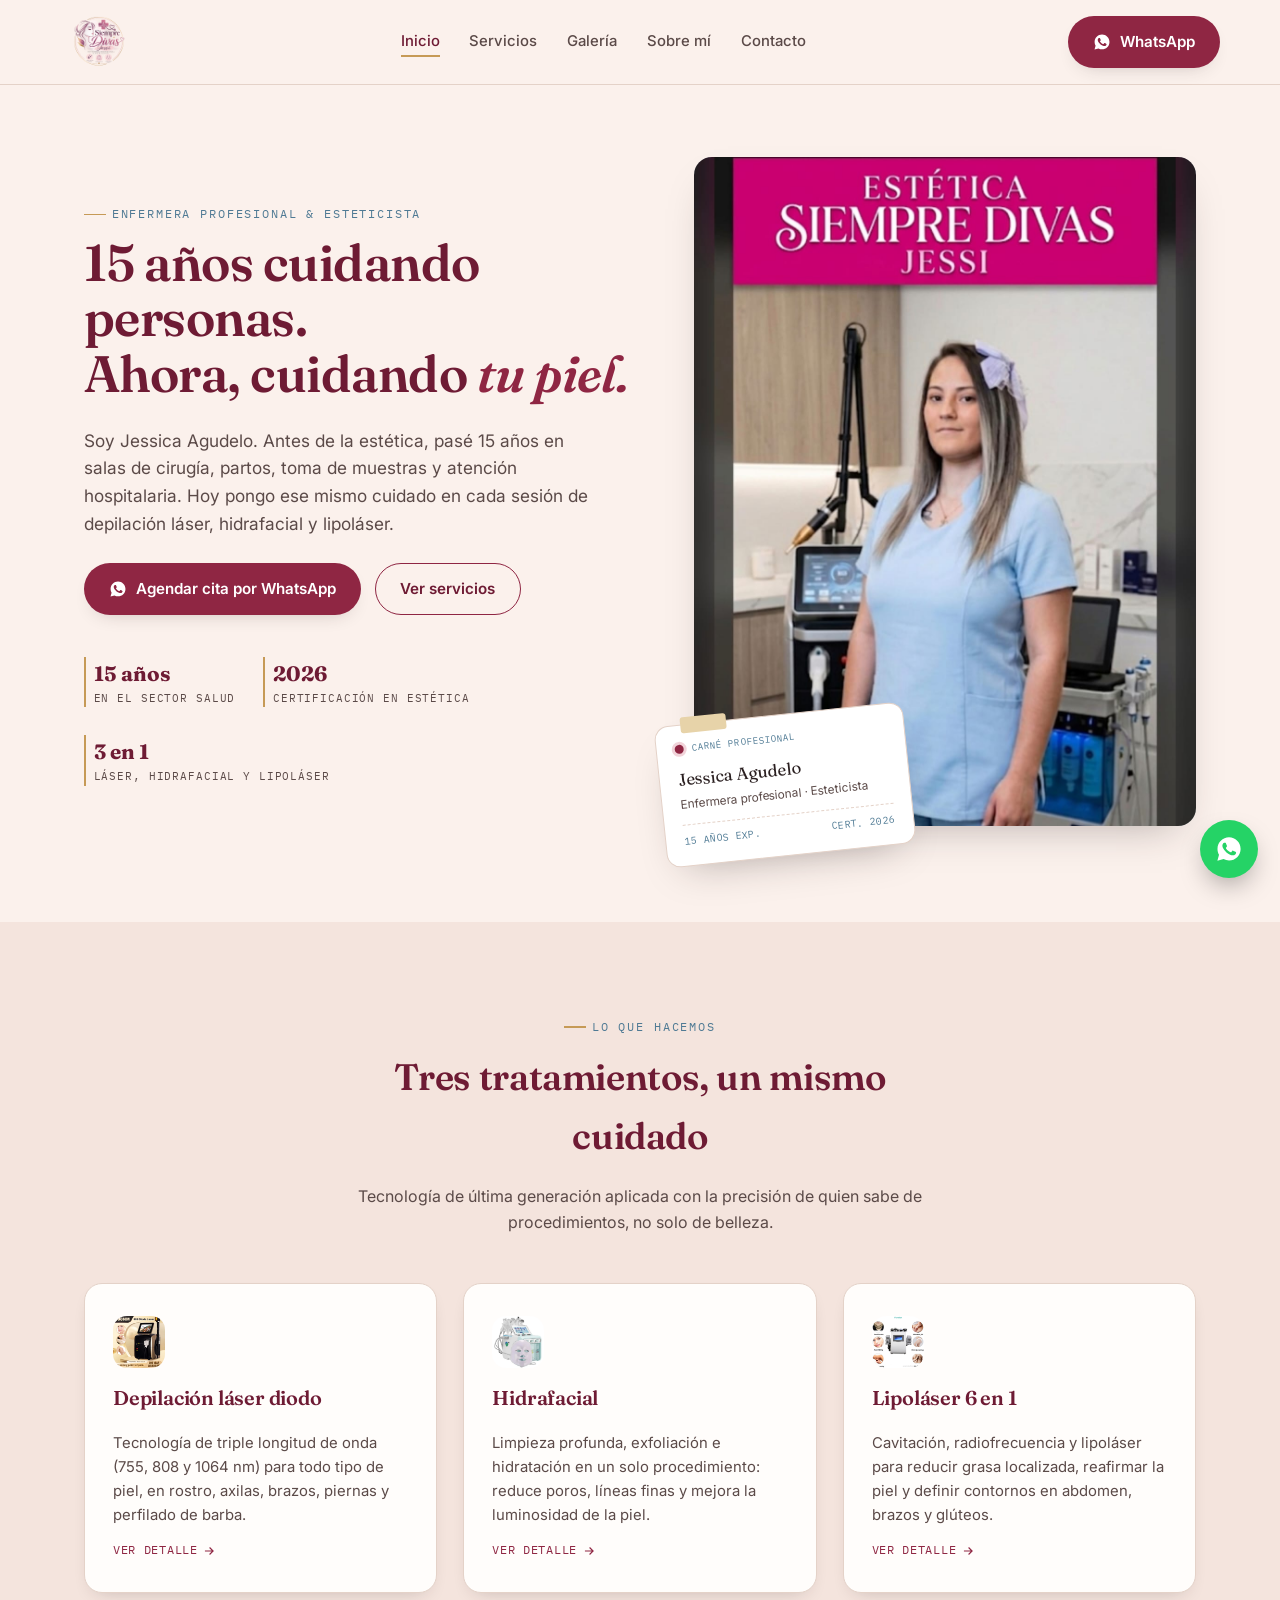
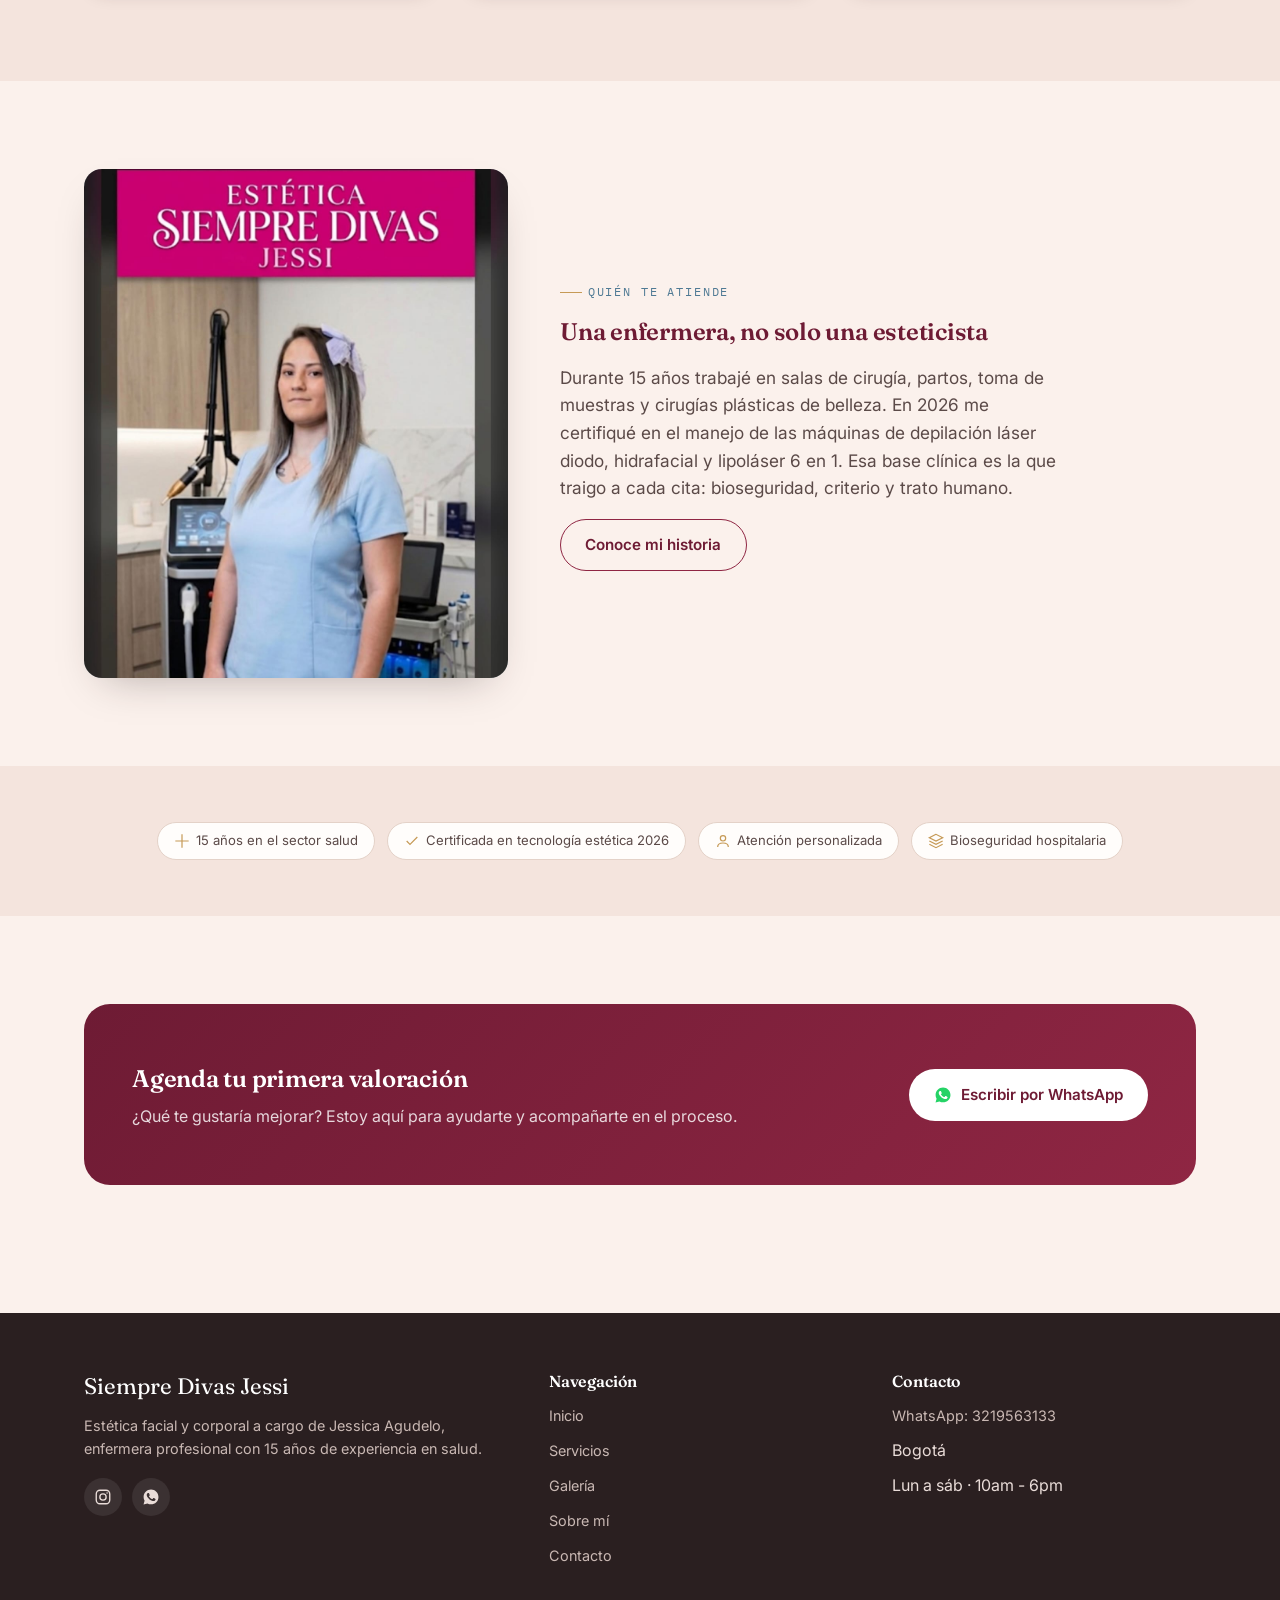
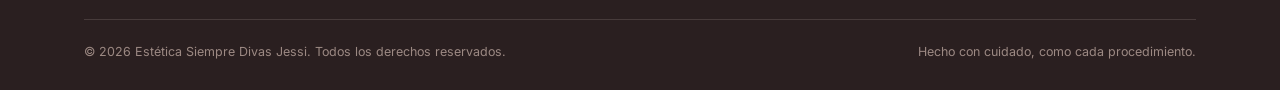
<file: index.html>
<!doctype html>
<html lang="es">
  <head>
    <meta charset="UTF-8" />
    <meta name="viewport" content="width=device-width, initial-scale=1.0" />
    <title>
      Estética Siempre Divas Jessi — Depilación láser, hidrafacial y lipoláser
    </title>
    <meta
      name="description"
      content="Estética Siempre Divas Jessi: depilación láser diodo, hidrafacial y lipoláser 6 en 1, a cargo de Jessica Agudelo, enfermera profesional con 15 años de experiencia. Agenda por WhatsApp."
    />
    <link rel="preconnect" href="https://fonts.googleapis.com" />
    <link rel="preconnect" href="https://fonts.gstatic.com" crossorigin />
    <link
      href="https://fonts.googleapis.com/css2?family=Fraunces:ital,opsz,wght@0,9..144,500;0,9..144,600;1,9..144,500&family=Inter:wght@400;500;600;700&family=IBM+Plex+Mono:wght@500&display=swap"
      rel="stylesheet"
    />
    <link
      rel="icon"
      type="image/png"
      sizes="32x32"
      href="multimedia/favicon-32.png"
    />
    <link rel="apple-touch-icon" href="multimedia/favicon-512.png" />
    <link rel="stylesheet" href="style.css" />
  </head>
  <body>
    <!-- ============ HEADER ============ -->
    <header class="site-header">
      <nav class="nav container">
        <a href="index.html" class="brand">
          <img
            src="multimedia/logo.png"
            alt="Siempre Divas Jessi"
            class="brand-logo"
          />
        </a>
        <ul class="nav-links">
          <li><a href="index.html" class="active">Inicio</a></li>
          <li><a href="servicios.html">Servicios</a></li>
          <li><a href="galeria.html">Galería</a></li>
          <li><a href="sobre-mi.html">Sobre mí</a></li>
          <li><a href="contacto.html">Contacto</a></li>
        </ul>
        <div class="nav-cta">
          <a
            class="btn btn-primary"
            href="https://wa.me/573219563133?text=Hola%20Jessi%2C%20quiero%20agendar%20una%20cita"
            target="_blank"
            rel="noopener"
          >
            <svg viewBox="0 0 24 24" fill="currentColor">
              <path
                d="M12.04 2C6.58 2 2.13 6.45 2.13 11.91c0 1.75.46 3.45 1.32 4.95L2.05 22l5.25-1.38a9.9 9.9 0 0 0 4.74 1.21h.01c5.46 0 9.91-4.45 9.91-9.91C21.96 6.45 17.5 2 12.04 2Zm5.8 14.02c-.24.68-1.4 1.3-1.93 1.38-.5.08-1.12.11-1.8-.11-.42-.14-.96-.32-1.65-.62-2.9-1.25-4.8-4.16-4.94-4.36-.14-.2-1.18-1.57-1.18-3 0-1.42.75-2.12 1.02-2.41.27-.29.58-.36.78-.36.2 0 .39 0 .56.01.18.01.42-.07.65.5.24.58.82 2 .89 2.14.07.14.12.31.02.5-.1.2-.15.32-.3.5-.15.17-.31.39-.44.52-.15.15-.3.31-.13.6.17.29.76 1.25 1.63 2.02 1.12 1 2.06 1.31 2.35 1.46.29.15.46.13.63-.08.17-.2.72-.84.91-1.13.19-.29.38-.24.63-.14.26.1 1.65.78 1.93.92.29.15.48.22.55.34.07.13.07.72-.17 1.4Z"
              />
            </svg>
            <span>WhatsApp</span>
          </a>
          <button class="nav-toggle" aria-label="Abrir menú">
            <span></span><span></span><span></span>
          </button>
        </div>
      </nav>
    </header>

    <!-- ============ HERO ============ -->
    <section class="hero">
      <div class="container">
        <div class="hero-text">
          <div class="eyebrow">Enfermera profesional &amp; esteticista</div>
          <h1>
            15 años cuidando personas.<br />Ahora, cuidando <em>tu piel.</em>
          </h1>
          <p class="hero-sub">
            Soy Jessica Agudelo. Antes de la estética, pasé 15 años en salas de
            cirugía, partos, toma de muestras y atención hospitalaria. Hoy pongo
            ese mismo cuidado en cada sesión de depilación láser, hidrafacial y
            lipoláser.
          </p>
          <div class="hero-cta">
            <a
              class="btn btn-primary"
              href="https://wa.me/573219563133?text=Hola%20Jessi%2C%20quiero%20agendar%20una%20cita"
              target="_blank"
              rel="noopener"
            >
              <svg viewBox="0 0 24 24" fill="currentColor">
                <path
                  d="M12.04 2C6.58 2 2.13 6.45 2.13 11.91c0 1.75.46 3.45 1.32 4.95L2.05 22l5.25-1.38a9.9 9.9 0 0 0 4.74 1.21h.01c5.46 0 9.91-4.45 9.91-9.91C21.96 6.45 17.5 2 12.04 2Zm5.8 14.02c-.24.68-1.4 1.3-1.93 1.38-.5.08-1.12.11-1.8-.11-.42-.14-.96-.32-1.65-.62-2.9-1.25-4.8-4.16-4.94-4.36-.14-.2-1.18-1.57-1.18-3 0-1.42.75-2.12 1.02-2.41.27-.29.58-.36.78-.36.2 0 .39 0 .56.01.18.01.42-.07.65.5.24.58.82 2 .89 2.14.07.14.12.31.02.5-.1.2-.15.32-.3.5-.15.17-.31.39-.44.52-.15.15-.3.31-.13.6.17.29.76 1.25 1.63 2.02 1.12 1 2.06 1.31 2.35 1.46.29.15.46.13.63-.08.17-.2.72-.84.91-1.13.19-.29.38-.24.63-.14.26.1 1.65.78 1.93.92.29.15.48.22.55.34.07.13.07.72-.17 1.4Z"
                />
              </svg>
              Agendar cita por WhatsApp
            </a>
            <a class="btn btn-ghost" href="servicios.html">Ver servicios</a>
          </div>
          <div class="hero-trust">
            <div><strong>15 años</strong>en el sector salud</div>
            <div><strong>2026</strong>certificación en estética</div>
            <div><strong>3 en 1</strong>láser, hidrafacial y lipoláser</div>
          </div>
        </div>
        <div class="hero-art">
          <div class="hero-photo">
            <img
              src="multimedia/jessica-perfil.jpg"
              alt="Jessica Agudelo en su consultorio de estética"
            />
          </div>
          <div class="credential">
            <div class="credential-top">
              <span class="credential-dot"></span>
              <span class="credential-label">Carné profesional</span>
            </div>
            <div class="credential-name">Jessica Agudelo</div>
            <div class="credential-role">
              Enfermera profesional · Esteticista
            </div>
            <div class="credential-meta">
              <span>15 años exp.</span>
              <span>Cert. 2026</span>
            </div>
          </div>
        </div>
      </div>
    </section>

    <!-- ============ SERVICIOS PREVIEW ============ -->
    <section class="alt-bg">
      <div class="container">
        <div class="section-head center reveal">
          <div class="eyebrow" style="justify-content: center">
            Lo que hacemos
          </div>
          <h2>Tres tratamientos, un mismo cuidado</h2>
          <p>
            Tecnología de última generación aplicada con la precisión de quien
            sabe de procedimientos, no solo de belleza.
          </p>
        </div>
        <div class="service-grid">
          <div class="service-card reveal">
            <div class="service-icon">
              <img
                src="multimedia/maquina-laser.jpg"
                alt="Máquina de depilación láser diodo"
                onerror="
                  this.style.display = 'none';
                  this.nextElementSibling.style.display = 'flex';
                "
              />
              <svg
                style="display: none"
                viewBox="0 0 24 24"
                fill="none"
                stroke="currentColor"
                stroke-width="1.6"
              >
                <path d="M4 12h5M4 12l2-2M4 12l2 2" />
                <path d="M9 12h11" />
                <circle
                  cx="20"
                  cy="12"
                  r="1.4"
                  fill="currentColor"
                  stroke="none"
                />
              </svg>
            </div>
            <h3>Depilación láser diodo</h3>
            <p>
              Tecnología de triple longitud de onda (755, 808 y 1064 nm) para
              todo tipo de piel, en rostro, axilas, brazos, piernas y perfilado
              de barba.
            </p>
            <a class="card-link" href="servicios.html#depilacion"
              >Ver detalle
              <svg
                viewBox="0 0 24 24"
                fill="none"
                stroke="currentColor"
                stroke-width="2"
              >
                <path d="M5 12h14M13 6l6 6-6 6" /></svg
            ></a>
          </div>
          <div class="service-card reveal">
            <div class="service-icon">
              <img
                src="multimedia/maquina-hidrafacial.jpg"
                alt="Máquina de hidrafacial 6 en 1"
                onerror="
                  this.style.display = 'none';
                  this.nextElementSibling.style.display = 'flex';
                "
              />
              <svg
                style="display: none"
                viewBox="0 0 24 24"
                fill="none"
                stroke="currentColor"
                stroke-width="1.6"
              >
                <path d="M12 3s6 6.5 6 11a6 6 0 1 1-12 0c0-4.5 6-11 6-11Z" />
              </svg>
            </div>
            <h3>Hidrafacial</h3>
            <p>
              Limpieza profunda, exfoliación e hidratación en un solo
              procedimiento: reduce poros, líneas finas y mejora la luminosidad
              de la piel.
            </p>
            <a class="card-link" href="servicios.html#hidrafacial"
              >Ver detalle
              <svg
                viewBox="0 0 24 24"
                fill="none"
                stroke="currentColor"
                stroke-width="2"
              >
                <path d="M5 12h14M13 6l6 6-6 6" /></svg
            ></a>
          </div>
          <div class="service-card reveal">
            <div class="service-icon">
              <img
                src="multimedia/maquina-lipolaser.jpg"
                alt="Máquina de lipoláser 6 en 1"
                onerror="
                  this.style.display = 'none';
                  this.nextElementSibling.style.display = 'flex';
                "
              />
              <svg
                style="display: none"
                viewBox="0 0 24 24"
                fill="none"
                stroke="currentColor"
                stroke-width="1.6"
              >
                <path
                  d="M12 21c4-2 7-5.2 7-9.5A7 7 0 0 0 12 4a7 7 0 0 0-7 7.5C5 15.8 8 19 12 21Z"
                />
              </svg>
            </div>
            <h3>Lipoláser 6 en 1</h3>
            <p>
              Cavitación, radiofrecuencia y lipoláser para reducir grasa
              localizada, reafirmar la piel y definir contornos en abdomen,
              brazos y glúteos.
            </p>
            <a class="card-link" href="servicios.html#lipolaser"
              >Ver detalle
              <svg
                viewBox="0 0 24 24"
                fill="none"
                stroke="currentColor"
                stroke-width="2"
              >
                <path d="M5 12h14M13 6l6 6-6 6" /></svg
            ></a>
          </div>
        </div>
      </div>
    </section>

    <!-- ============ SOBRE MÍ TEASER ============ -->
    <section>
      <div class="container about-portrait">
        <div class="hero-art reveal" style="position: relative">
          <div class="hero-photo" style="aspect-ratio: 3/3.6">
            <img
              src="multimedia/jessica-perfil.jpg"
              alt="Jessica Agudelo, enfermera y esteticista"
            />
          </div>
        </div>
        <div class="reveal">
          <div class="eyebrow">Quién te atiende</div>
          <h2>Una enfermera, no solo una esteticista</h2>
          <p class="hero-sub">
            Durante 15 años trabajé en salas de cirugía, partos, toma de
            muestras y cirugías plásticas de belleza. En 2026 me certifiqué en
            el manejo de las máquinas de depilación láser diodo, hidrafacial y
            lipoláser 6 en 1. Esa base clínica es la que traigo a cada cita:
            bioseguridad, criterio y trato humano.
          </p>
          <a class="btn btn-ghost" href="sobre-mi.html">Conoce mi historia</a>
        </div>
      </div>
    </section>

    <!-- ============ TRUST STRIP ============ -->
    <section class="alt-bg" style="padding: 56px 0">
      <div class="container">
        <div class="trust-strip reveal">
          <span class="trust-pill"
            ><svg
              viewBox="0 0 24 24"
              fill="none"
              stroke="currentColor"
              stroke-width="1.8"
            >
              <path d="M12 2v20M2 12h20" /></svg
            >15 años en el sector salud</span
          >
          <span class="trust-pill"
            ><svg
              viewBox="0 0 24 24"
              fill="none"
              stroke="currentColor"
              stroke-width="1.8"
            >
              <path d="M20 6 9 17l-5-5" /></svg
            >Certificada en tecnología estética 2026</span
          >
          <span class="trust-pill"
            ><svg
              viewBox="0 0 24 24"
              fill="none"
              stroke="currentColor"
              stroke-width="1.8"
            >
              <circle cx="12" cy="8" r="4" />
              <path d="M4 21c0-4 4-6 8-6s8 2 8 6" /></svg
            >Atención personalizada</span
          >
          <span class="trust-pill"
            ><svg
              viewBox="0 0 24 24"
              fill="none"
              stroke="currentColor"
              stroke-width="1.8"
            >
              <path d="M12 2 2 7l10 5 10-5-10-5Z" />
              <path d="M2 17l10 5 10-5M2 12l10 5 10-5" /></svg
            >Bioseguridad hospitalaria</span
          >
        </div>
      </div>
    </section>

    <!-- ============ CTA FINAL ============ -->
    <section>
      <div class="container">
        <div class="cta-band reveal">
          <div>
            <h2>Agenda tu primera valoración</h2>
            <p>
              ¿Qué te gustaría mejorar? Estoy aquí para ayudarte y
              acompañarte en el proceso.
            </p>
          </div>
          <a
            class="btn btn-light"
            href="https://wa.me/573219563133?text=Hola%20Jessi%2C%20quiero%20agendar%20una%20cita"
            target="_blank"
            rel="noopener"
          >
            <svg viewBox="0 0 24 24" fill="currentColor" style="color: #25d366">
              <path
                d="M12.04 2C6.58 2 2.13 6.45 2.13 11.91c0 1.75.46 3.45 1.32 4.95L2.05 22l5.25-1.38a9.9 9.9 0 0 0 4.74 1.21h.01c5.46 0 9.91-4.45 9.91-9.91C21.96 6.45 17.5 2 12.04 2Zm5.8 14.02c-.24.68-1.4 1.3-1.93 1.38-.5.08-1.12.11-1.8-.11-.42-.14-.96-.32-1.65-.62-2.9-1.25-4.8-4.16-4.94-4.36-.14-.2-1.18-1.57-1.18-3 0-1.42.75-2.12 1.02-2.41.27-.29.58-.36.78-.36.2 0 .39 0 .56.01.18.01.42-.07.65.5.24.58.82 2 .89 2.14.07.14.12.31.02.5-.1.2-.15.32-.3.5-.15.17-.31.39-.44.52-.15.15-.3.31-.13.6.17.29.76 1.25 1.63 2.02 1.12 1 2.06 1.31 2.35 1.46.29.15.46.13.63-.08.17-.2.72-.84.91-1.13.19-.29.38-.24.63-.14.26.1 1.65.78 1.93.92.29.15.48.22.55.34.07.13.07.72-.17 1.4Z"
              />
            </svg>
            Escribir por WhatsApp
          </a>
        </div>
      </div>
    </section>

    <!-- ============ FOOTER ============ -->
    <footer class="site-footer">
      <div class="container">
        <div class="footer-grid">
          <div>
            <div class="footer-brand">Siempre Divas Jessi</div>
            <p>
              Estética facial y corporal a cargo de Jessica Agudelo, enfermera
              profesional con 15 años de experiencia en salud.
            </p>
            <div class="footer-social">
              <a
                href="https://www.instagram.com/jessicaagudelo23/"
                target="_blank"
                rel="noopener"
                aria-label="Instagram"
              >
                <svg viewBox="0 0 24 24" fill="none" stroke="currentColor" stroke-width="1.8">
                  <rect x="3" y="3" width="18" height="18" rx="5" />
                  <circle cx="12" cy="12" r="4.2" />
                  <circle cx="17.4" cy="6.6" r="1" fill="currentColor" stroke="none" />
                </svg>
              </a>
              <a
                href="https://wa.me/573219563133"
                target="_blank"
                rel="noopener"
                aria-label="WhatsApp"
              >
                <svg viewBox="0 0 24 24" fill="currentColor">
                  <path d="M12.04 2C6.58 2 2.13 6.45 2.13 11.91c0 1.75.46 3.45 1.32 4.95L2.05 22l5.25-1.38a9.9 9.9 0 0 0 4.74 1.21h.01c5.46 0 9.91-4.45 9.91-9.91C21.96 6.45 17.5 2 12.04 2Zm5.8 14.02c-.24.68-1.4 1.3-1.93 1.38-.5.08-1.12.11-1.8-.11-.42-.14-.96-.32-1.65-.62-2.9-1.25-4.8-4.16-4.94-4.36-.14-.2-1.18-1.57-1.18-3 0-1.42.75-2.12 1.02-2.41.27-.29.58-.36.78-.36.2 0 .39 0 .56.01.18.01.42-.07.65.5.24.58.82 2 .89 2.14.07.14.12.31.02.5-.1.2-.15.32-.3.5-.15.17-.31.39-.44.52-.15.15-.3.31-.13.6.17.29.76 1.25 1.63 2.02 1.12 1 2.06 1.31 2.35 1.46.29.15.46.13.63-.08.17-.2.72-.84.91-1.13.19-.29.38-.24.63-.14.26.1 1.65.78 1.93.92.29.15.48.22.55.34.07.13.07.72-.17 1.4Z" />
                </svg>
              </a>
            </div>
          </div>
          <div>
            <h4>Navegación</h4>
            <ul>
              <li><a href="index.html">Inicio</a></li>
              <li><a href="servicios.html">Servicios</a></li>
              <li><a href="galeria.html">Galería</a></li>
              <li><a href="sobre-mi.html">Sobre mí</a></li>
              <li><a href="contacto.html">Contacto</a></li>
            </ul>
          </div>
          <div>
            <h4>Contacto</h4>
            <ul>
              <li>
                <a
                  href="https://wa.me/573219563133"
                  target="_blank"
                  rel="noopener"
                  >WhatsApp: 3219563133</a
                >
              </li>
              <li>Bogotá</li>
              <li>Lun a sáb · 10am - 6pm</li>
            </ul>
          </div>
        </div>
        <div class="footer-bottom">
          <span
            >© 2026 Estética Siempre Divas Jessi. Todos los derechos
            reservados.</span
          >
          <span>Hecho con cuidado, como cada procedimiento.</span>
        </div>
      </div>
    </footer>

    <a
      class="wa-float"
      href="https://wa.me/573219563133?text=Hola%20Jessi%2C%20quiero%20agendar%20una%20cita"
      target="_blank"
      rel="noopener"
      aria-label="Escribir por WhatsApp"
    >
      <svg viewBox="0 0 24 24" fill="currentColor">
        <path
          d="M12.04 2C6.58 2 2.13 6.45 2.13 11.91c0 1.75.46 3.45 1.32 4.95L2.05 22l5.25-1.38a9.9 9.9 0 0 0 4.74 1.21h.01c5.46 0 9.91-4.45 9.91-9.91C21.96 6.45 17.5 2 12.04 2Zm5.8 14.02c-.24.68-1.4 1.3-1.93 1.38-.5.08-1.12.11-1.8-.11-.42-.14-.96-.32-1.65-.62-2.9-1.25-4.8-4.16-4.94-4.36-.14-.2-1.18-1.57-1.18-3 0-1.42.75-2.12 1.02-2.41.27-.29.58-.36.78-.36.2 0 .39 0 .56.01.18.01.42-.07.65.5.24.58.82 2 .89 2.14.07.14.12.31.02.5-.1.2-.15.32-.3.5-.15.17-.31.39-.44.52-.15.15-.3.31-.13.6.17.29.76 1.25 1.63 2.02 1.12 1 2.06 1.31 2.35 1.46.29.15.46.13.63-.08.17-.2.72-.84.91-1.13.19-.29.38-.24.63-.14.26.1 1.65.78 1.93.92.29.15.48.22.55.34.07.13.07.72-.17 1.4Z"
        />
      </svg>
    </a>

    <script src="main.js"></script>
  </body>
</html>
</file>
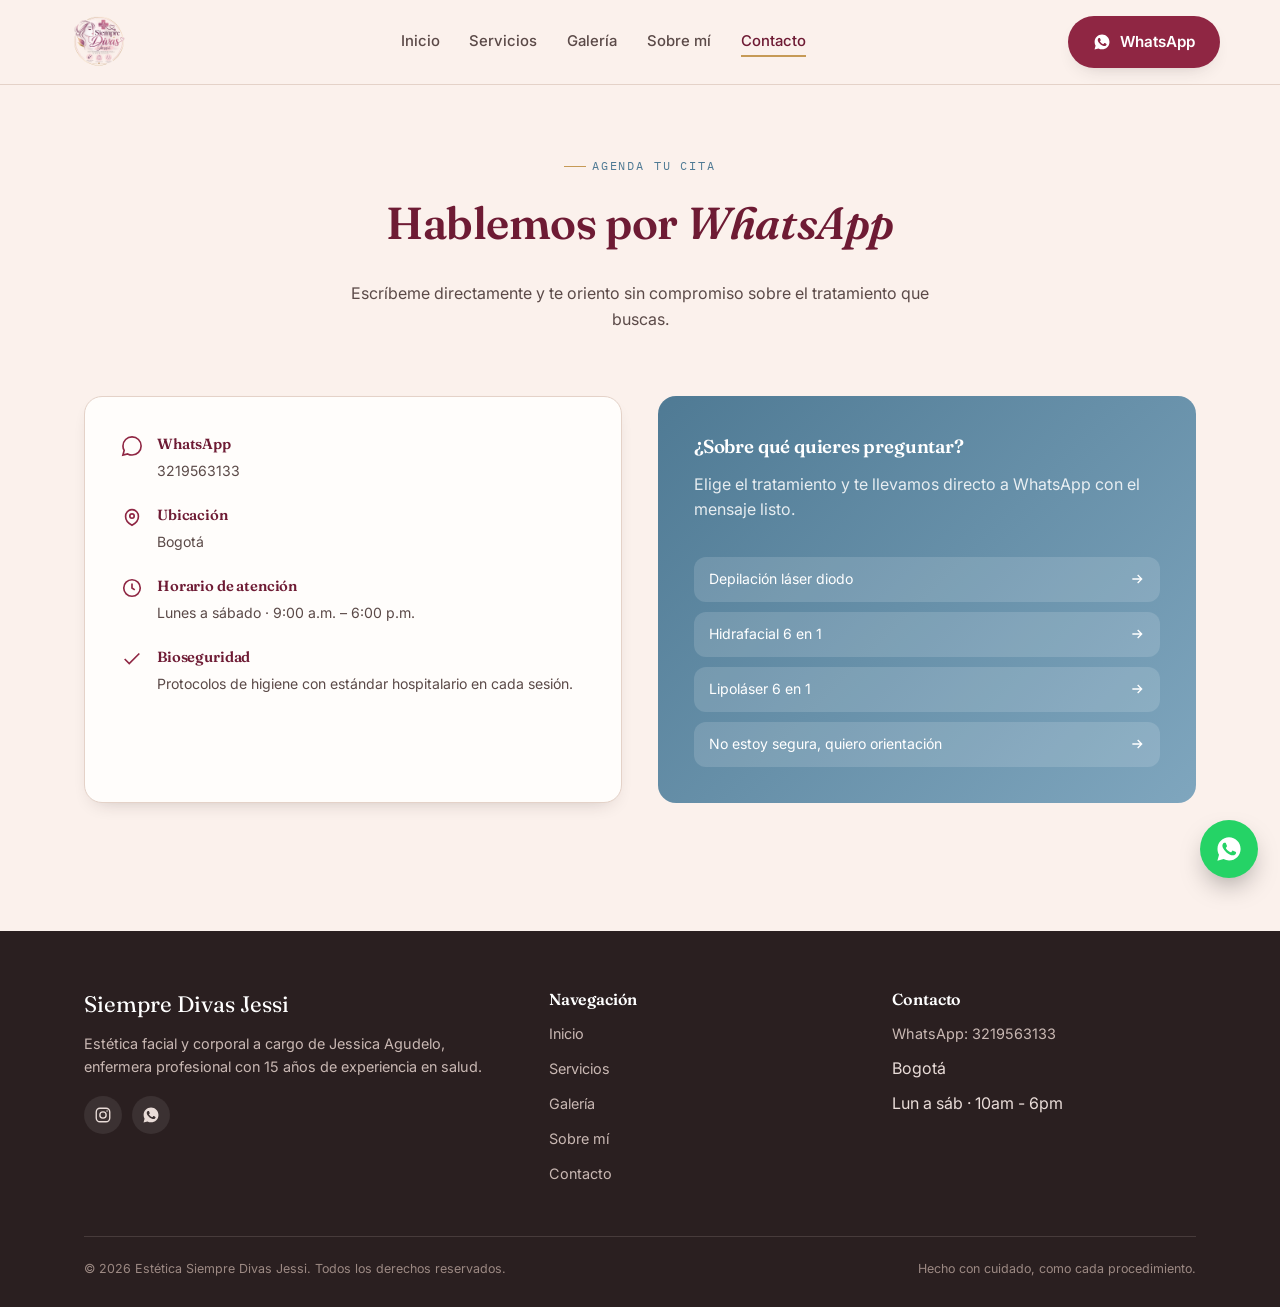
<file: contacto.html>
<!doctype html>
<html lang="es">
  <head>
    <meta charset="UTF-8" />
    <meta name="viewport" content="width=device-width, initial-scale=1.0" />
    <title>Contacto — Estética Siempre Divas Jessi</title>
    <meta
      name="description"
      content="Agenda tu cita en Estética Siempre Divas Jessi por WhatsApp. Escríbenos y te orientamos sobre depilación láser, hidrafacial o lipoláser."
    />
    <link rel="preconnect" href="https://fonts.googleapis.com" />
    <link rel="preconnect" href="https://fonts.gstatic.com" crossorigin />
    <link
      href="https://fonts.googleapis.com/css2?family=Fraunces:ital,opsz,wght@0,9..144,500;0,9..144,600;1,9..144,500&family=Inter:wght@400;500;600;700&family=IBM+Plex+Mono:wght@500&display=swap"
      rel="stylesheet"
    />
    <link
      rel="icon"
      type="image/png"
      sizes="32x32"
      href="multimedia/favicon-32.png"
    />
    <link rel="apple-touch-icon" href="multimedia/favicon-512.png" />
    <link rel="stylesheet" href="style.css" />
  </head>
  <body>
    <!-- ============ HEADER ============ -->
    <header class="site-header">
      <nav class="nav container">
        <a href="index.html" class="brand">
          <img
            src="multimedia/logo.png"
            alt="Siempre Divas Jessi"
            class="brand-logo"
          />
        </a>
        <ul class="nav-links">
          <li><a href="index.html">Inicio</a></li>
          <li><a href="servicios.html">Servicios</a></li>
          <li><a href="galeria.html">Galería</a></li>
          <li><a href="sobre-mi.html">Sobre mí</a></li>
          <li><a href="contacto.html" class="active">Contacto</a></li>
        </ul>
        <div class="nav-cta">
          <a
            class="btn btn-primary"
            href="https://wa.me/573219563133?text=Hola%20Jessi%2C%20quiero%20agendar%20una%20cita"
            target="_blank"
            rel="noopener"
          >
            <svg viewBox="0 0 24 24" fill="currentColor">
              <path
                d="M12.04 2C6.58 2 2.13 6.45 2.13 11.91c0 1.75.46 3.45 1.32 4.95L2.05 22l5.25-1.38a9.9 9.9 0 0 0 4.74 1.21h.01c5.46 0 9.91-4.45 9.91-9.91C21.96 6.45 17.5 2 12.04 2Zm5.8 14.02c-.24.68-1.4 1.3-1.93 1.38-.5.08-1.12.11-1.8-.11-.42-.14-.96-.32-1.65-.62-2.9-1.25-4.8-4.16-4.94-4.36-.14-.2-1.18-1.57-1.18-3 0-1.42.75-2.12 1.02-2.41.27-.29.58-.36.78-.36.2 0 .39 0 .56.01.18.01.42-.07.65.5.24.58.82 2 .89 2.14.07.14.12.31.02.5-.1.2-.15.32-.3.5-.15.17-.31.39-.44.52-.15.15-.3.31-.13.6.17.29.76 1.25 1.63 2.02 1.12 1 2.06 1.31 2.35 1.46.29.15.46.13.63-.08.17-.2.72-.84.91-1.13.19-.29.38-.24.63-.14.26.1 1.65.78 1.93.92.29.15.48.22.55.34.07.13.07.72-.17 1.4Z"
              />
            </svg>
            <span>WhatsApp</span>
          </a>
          <button class="nav-toggle" aria-label="Abrir menú">
            <span></span><span></span><span></span>
          </button>
        </div>
      </nav>
    </header>

    <!-- ============ PAGE HERO ============ -->
    <section class="page-hero">
      <div class="container">
        <div class="eyebrow" style="justify-content: center">
          Agenda tu cita
        </div>
        <h1>Hablemos por <em>WhatsApp</em></h1>
        <p>
          Escríbeme directamente y te oriento sin compromiso sobre el
          tratamiento que buscas.
        </p>
      </div>
    </section>

    <!-- ============ CONTACTO ============ -->
    <section style="padding-top: 16px">
      <div class="container contact-grid">
        <div class="contact-card reveal">
          <div class="contact-item">
            <svg
              viewBox="0 0 24 24"
              fill="none"
              stroke="currentColor"
              stroke-width="1.8"
            >
              <path
                d="M12.04 2C6.58 2 2.13 6.45 2.13 11.91c0 1.75.46 3.45 1.32 4.95L2.05 22l5.25-1.38a9.9 9.9 0 0 0 4.74 1.21h.01c5.46 0 9.91-4.45 9.91-9.91C21.96 6.45 17.5 2 12.04 2Z"
              />
            </svg>
            <div>
              <h4>WhatsApp</h4>
              <p>3219563133</p>
            </div>
          </div>
          <div class="contact-item">
            <svg
              viewBox="0 0 24 24"
              fill="none"
              stroke="currentColor"
              stroke-width="1.8"
            >
              <path
                d="M12 21c4-2 7-5.2 7-9.5A7 7 0 0 0 12 4a7 7 0 0 0-7 7.5C5 15.8 8 19 12 21Z"
              />
              <circle cx="12" cy="11" r="2.4" />
            </svg>
            <div>
              <h4>Ubicación</h4>
              <p>Bogotá</p>
            </div>
          </div>
          <div class="contact-item">
            <svg
              viewBox="0 0 24 24"
              fill="none"
              stroke="currentColor"
              stroke-width="1.8"
            >
              <circle cx="12" cy="12" r="9" />
              <path d="M12 7v5l3 2" />
            </svg>
            <div>
              <h4>Horario de atención</h4>
              <p>Lunes a sábado · 9:00 a.m. – 6:00 p.m.</p>
            </div>
          </div>
          <div class="contact-item">
            <svg
              viewBox="0 0 24 24"
              fill="none"
              stroke="currentColor"
              stroke-width="1.8"
            >
              <path d="M20 6 9 17l-5-5" />
            </svg>
            <div>
              <h4>Bioseguridad</h4>
              <p>
                Protocolos de higiene con estándar hospitalario en cada sesión.
              </p>
            </div>
          </div>
        </div>

        <div class="wa-panel reveal">
          <div>
            <h3>¿Sobre qué quieres preguntar?</h3>
            <p>
              Elige el tratamiento y te llevamos directo a WhatsApp con el
              mensaje listo.
            </p>
          </div>
          <div class="wa-services">
            <a
              href="https://wa.me/573219563133?text=Hola%20Jessi%2C%20quiero%20informaci%C3%B3n%20sobre%20depilaci%C3%B3n%20l%C3%A1ser"
              target="_blank"
              rel="noopener"
            >
              Depilación láser diodo
              <svg
                viewBox="0 0 24 24"
                width="16"
                height="16"
                fill="none"
                stroke="currentColor"
                stroke-width="2"
              >
                <path d="M5 12h14M13 6l6 6-6 6" />
              </svg>
            </a>
            <a
              href="https://wa.me/573219563133?text=Hola%20Jessi%2C%20quiero%20informaci%C3%B3n%20sobre%20hidrafacial"
              target="_blank"
              rel="noopener"
            >
              Hidrafacial 6 en 1
              <svg
                viewBox="0 0 24 24"
                width="16"
                height="16"
                fill="none"
                stroke="currentColor"
                stroke-width="2"
              >
                <path d="M5 12h14M13 6l6 6-6 6" />
              </svg>
            </a>
            <a
              href="https://wa.me/573219563133?text=Hola%20Jessi%2C%20quiero%20informaci%C3%B3n%20sobre%20lipol%C3%A1ser"
              target="_blank"
              rel="noopener"
            >
              Lipoláser 6 en 1
              <svg
                viewBox="0 0 24 24"
                width="16"
                height="16"
                fill="none"
                stroke="currentColor"
                stroke-width="2"
              >
                <path d="M5 12h14M13 6l6 6-6 6" />
              </svg>
            </a>
            <a
              href="https://wa.me/573219563133?text=Hola%20Jessi%2C%20no%20s%C3%A9%20qu%C3%A9%20tratamiento%20necesito%2C%20%C2%BFme%20puedes%20orientar%3F"
              target="_blank"
              rel="noopener"
            >
              No estoy segura, quiero orientación
              <svg
                viewBox="0 0 24 24"
                width="16"
                height="16"
                fill="none"
                stroke="currentColor"
                stroke-width="2"
              >
                <path d="M5 12h14M13 6l6 6-6 6" />
              </svg>
            </a>
          </div>
        </div>
      </div>
    </section>

    <!-- ============ FOOTER ============ -->
    <footer class="site-footer">
      <div class="container">
        <div class="footer-grid">
          <div>
            <div class="footer-brand">Siempre Divas Jessi</div>
            <p>
              Estética facial y corporal a cargo de Jessica Agudelo, enfermera
              profesional con 15 años de experiencia en salud.
            </p>
            <div class="footer-social">
              <a
                href="https://www.instagram.com/jessicaagudelo23/"
                target="_blank"
                rel="noopener"
                aria-label="Instagram"
              >
                <svg viewBox="0 0 24 24" fill="none" stroke="currentColor" stroke-width="1.8">
                  <rect x="3" y="3" width="18" height="18" rx="5" />
                  <circle cx="12" cy="12" r="4.2" />
                  <circle cx="17.4" cy="6.6" r="1" fill="currentColor" stroke="none" />
                </svg>
              </a>
              <a
                href="https://wa.me/573219563133"
                target="_blank"
                rel="noopener"
                aria-label="WhatsApp"
              >
                <svg viewBox="0 0 24 24" fill="currentColor">
                  <path d="M12.04 2C6.58 2 2.13 6.45 2.13 11.91c0 1.75.46 3.45 1.32 4.95L2.05 22l5.25-1.38a9.9 9.9 0 0 0 4.74 1.21h.01c5.46 0 9.91-4.45 9.91-9.91C21.96 6.45 17.5 2 12.04 2Zm5.8 14.02c-.24.68-1.4 1.3-1.93 1.38-.5.08-1.12.11-1.8-.11-.42-.14-.96-.32-1.65-.62-2.9-1.25-4.8-4.16-4.94-4.36-.14-.2-1.18-1.57-1.18-3 0-1.42.75-2.12 1.02-2.41.27-.29.58-.36.78-.36.2 0 .39 0 .56.01.18.01.42-.07.65.5.24.58.82 2 .89 2.14.07.14.12.31.02.5-.1.2-.15.32-.3.5-.15.17-.31.39-.44.52-.15.15-.3.31-.13.6.17.29.76 1.25 1.63 2.02 1.12 1 2.06 1.31 2.35 1.46.29.15.46.13.63-.08.17-.2.72-.84.91-1.13.19-.29.38-.24.63-.14.26.1 1.65.78 1.93.92.29.15.48.22.55.34.07.13.07.72-.17 1.4Z" />
                </svg>
              </a>
            </div>
          </div>
          <div>
            <h4>Navegación</h4>
            <ul>
              <li><a href="index.html">Inicio</a></li>
              <li><a href="servicios.html">Servicios</a></li>
              <li><a href="galeria.html">Galería</a></li>
              <li><a href="sobre-mi.html">Sobre mí</a></li>
              <li><a href="contacto.html">Contacto</a></li>
            </ul>
          </div>
          <div>
            <h4>Contacto</h4>
            <ul>
              <li>
                <a
                  href="https://wa.me/573219563133"
                  target="_blank"
                  rel="noopener"
                  >WhatsApp: 3219563133</a
                >
              </li>
              <li>Bogotá</li>
              <li>Lun a sáb · 10am - 6pm</li>
            </ul>
          </div>
        </div>
        <div class="footer-bottom">
          <span
            >© 2026 Estética Siempre Divas Jessi. Todos los derechos
            reservados.</span
          >
          <span>Hecho con cuidado, como cada procedimiento.</span>
        </div>
      </div>
    </footer>

    <a
      class="wa-float"
      href="https://wa.me/573219563133?text=Hola%20Jessi%2C%20quiero%20agendar%20una%20cita"
      target="_blank"
      rel="noopener"
      aria-label="Escribir por WhatsApp"
    >
      <svg viewBox="0 0 24 24" fill="currentColor">
        <path
          d="M12.04 2C6.58 2 2.13 6.45 2.13 11.91c0 1.75.46 3.45 1.32 4.95L2.05 22l5.25-1.38a9.9 9.9 0 0 0 4.74 1.21h.01c5.46 0 9.91-4.45 9.91-9.91C21.96 6.45 17.5 2 12.04 2Zm5.8 14.02c-.24.68-1.4 1.3-1.93 1.38-.5.08-1.12.11-1.8-.11-.42-.14-.96-.32-1.65-.62-2.9-1.25-4.8-4.16-4.94-4.36-.14-.2-1.18-1.57-1.18-3 0-1.42.75-2.12 1.02-2.41.27-.29.58-.36.78-.36.2 0 .39 0 .56.01.18.01.42-.07.65.5.24.58.82 2 .89 2.14.07.14.12.31.02.5-.1.2-.15.32-.3.5-.15.17-.31.39-.44.52-.15.15-.3.31-.13.6.17.29.76 1.25 1.63 2.02 1.12 1 2.06 1.31 2.35 1.46.29.15.46.13.63-.08.17-.2.72-.84.91-1.13.19-.29.38-.24.63-.14.26.1 1.65.78 1.93.92.29.15.48.22.55.34.07.13.07.72-.17 1.4Z"
        />
      </svg>
    </a>

    <script src="main.js"></script>
  </body>
</html>
</file>
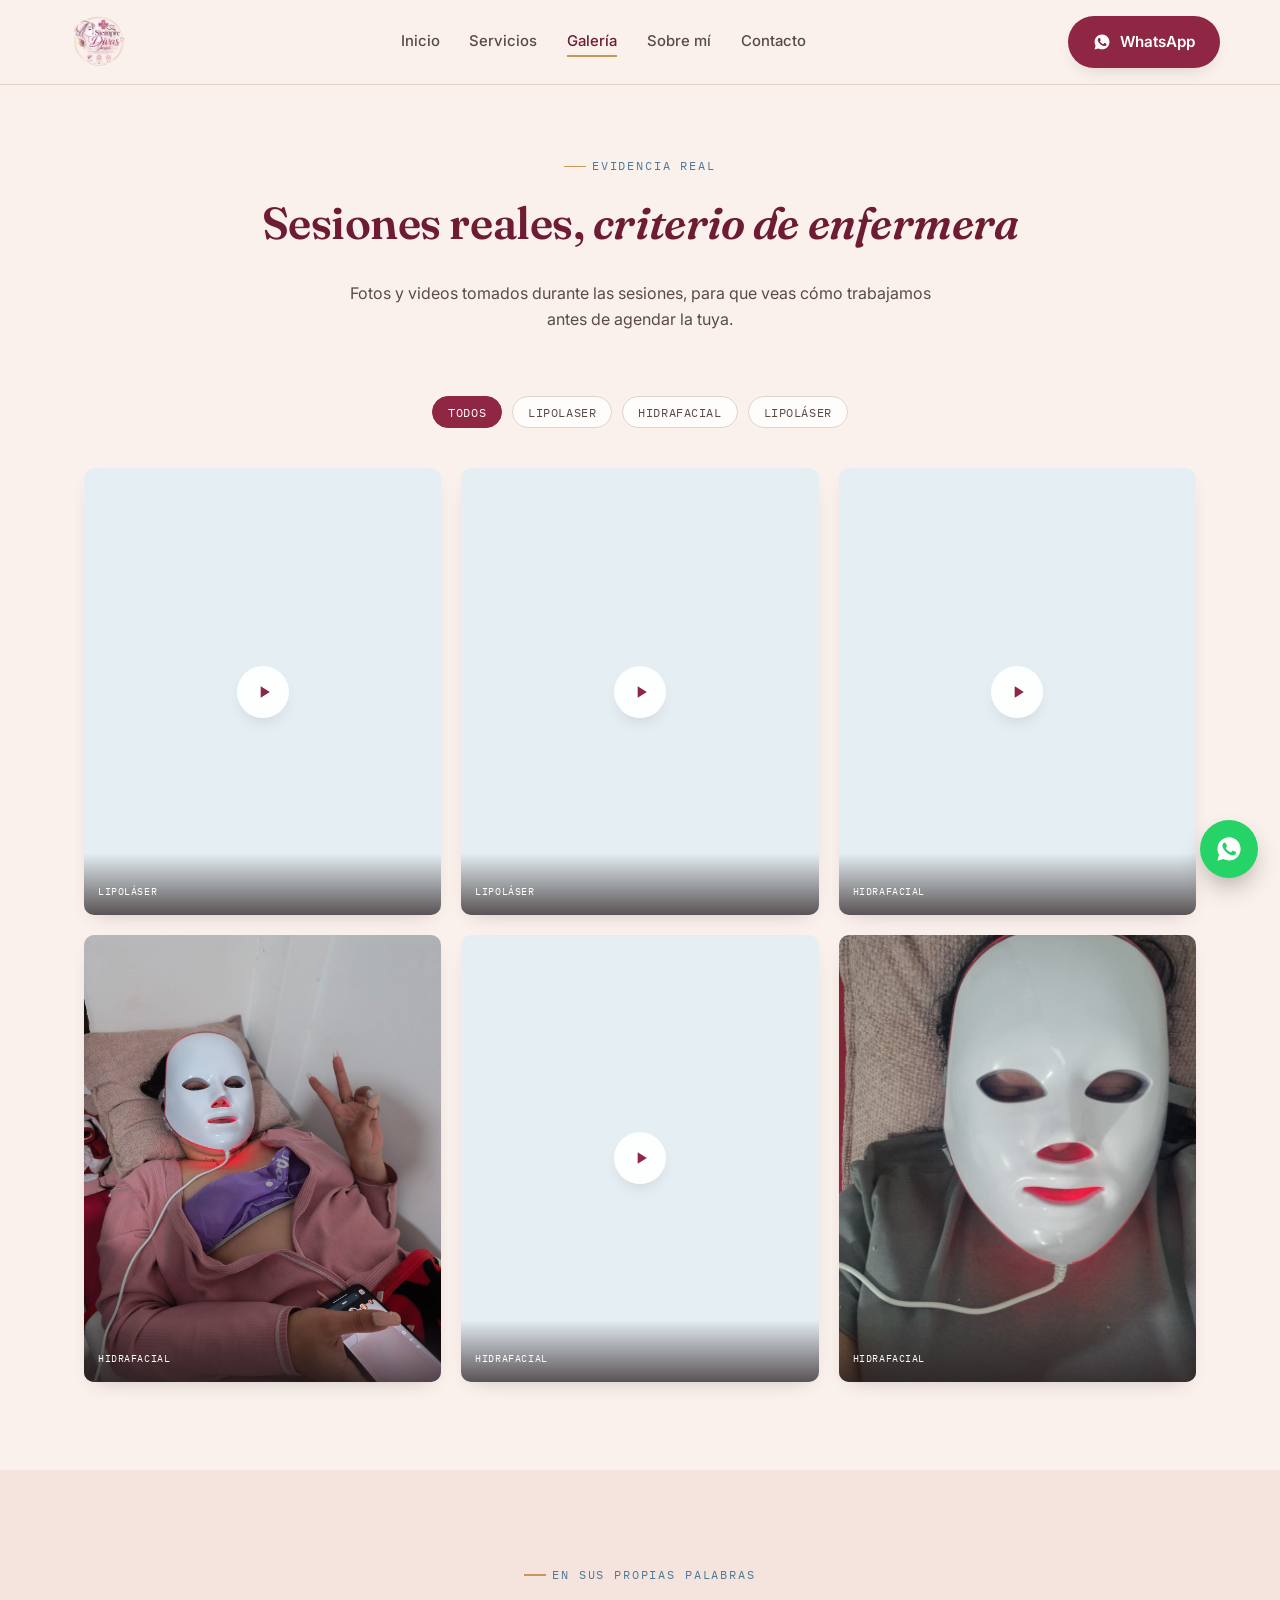
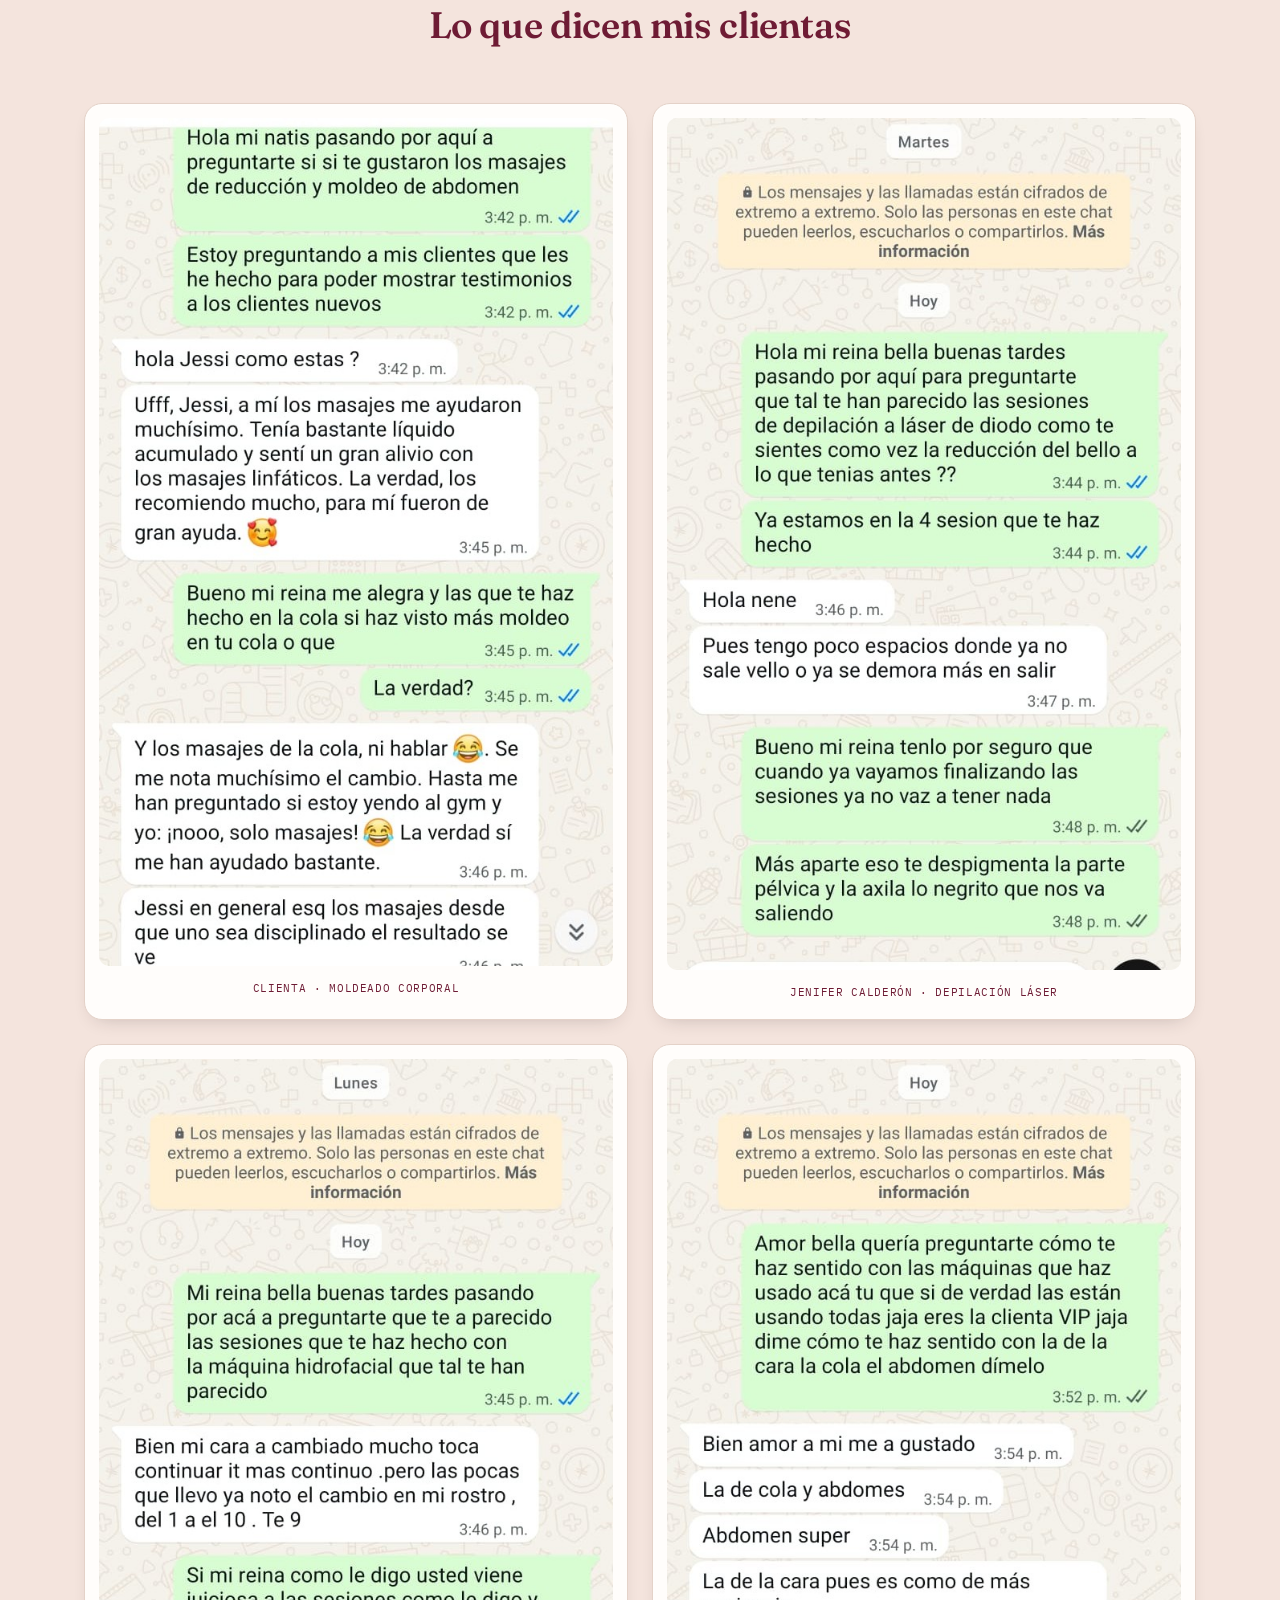
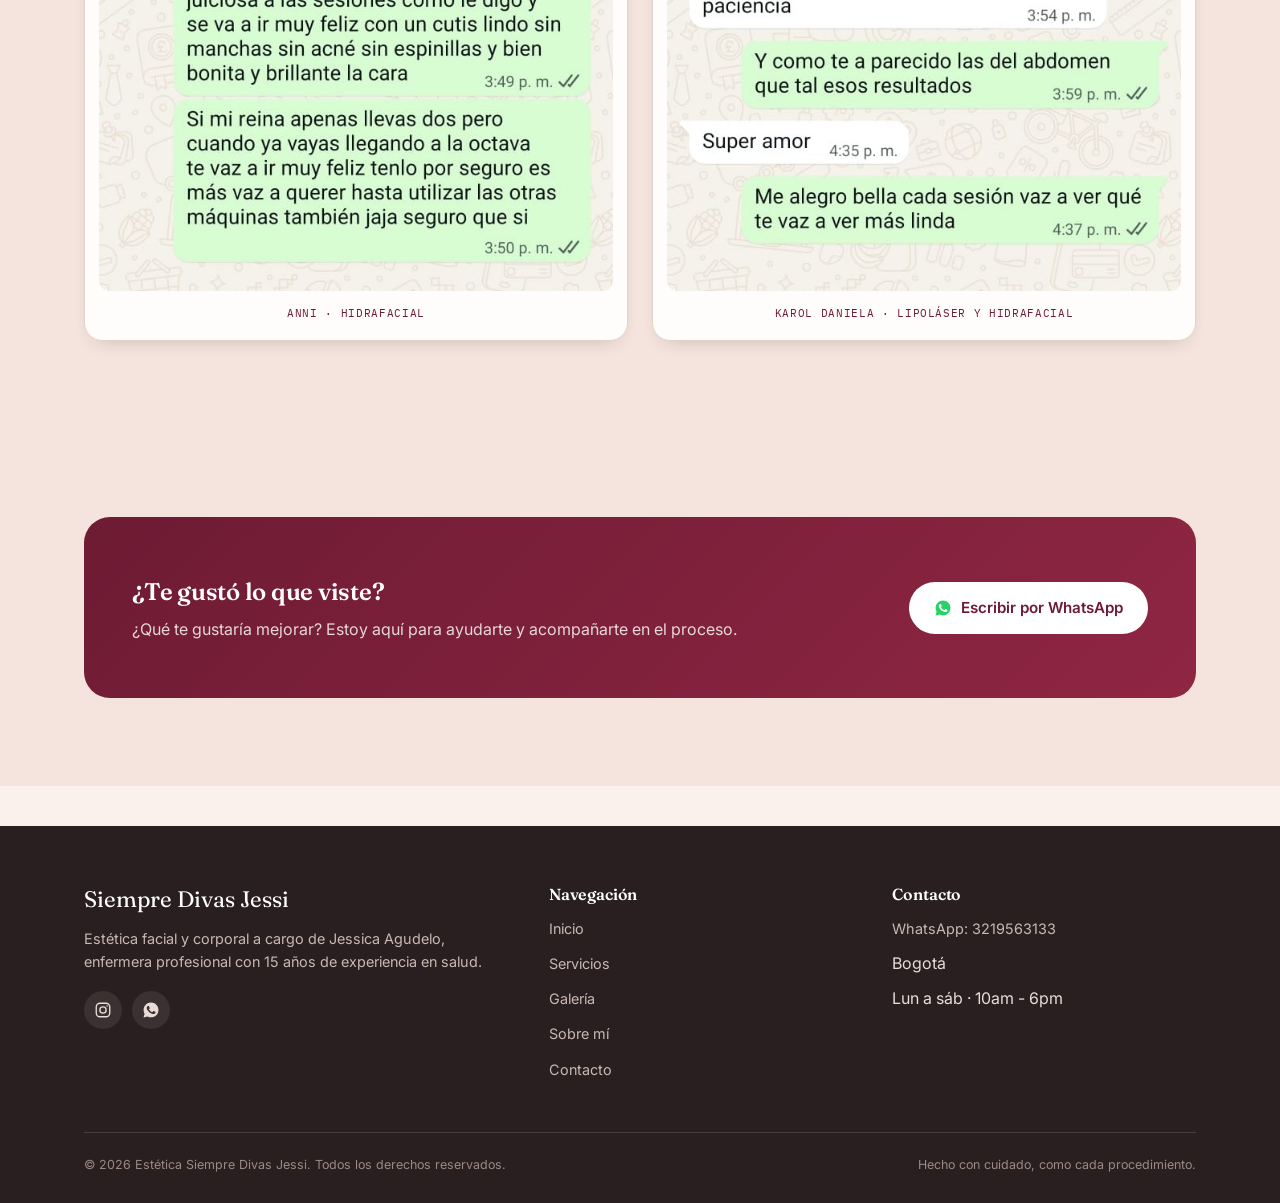
<file: galeria.html>
<!doctype html>
<html lang="es">
  <head>
    <meta charset="UTF-8" />
    <meta name="viewport" content="width=device-width, initial-scale=1.0" />
    <title>Galería — Estética Siempre Divas Jessi</title>
    <meta
      name="description"
      content="Fotos y videos reales de las sesiones de depilación láser, hidrafacial y lipoláser en Estética Siempre Divas Jessi, con Jessica Agudelo."
    />
    <link rel="preconnect" href="https://fonts.googleapis.com" />
    <link rel="preconnect" href="https://fonts.gstatic.com" crossorigin />
    <link
      href="https://fonts.googleapis.com/css2?family=Fraunces:ital,opsz,wght@0,9..144,500;0,9..144,600;1,9..144,500&family=Inter:wght@400;500;600;700&family=IBM+Plex+Mono:wght@500&display=swap"
      rel="stylesheet"
    />
    <link
      rel="icon"
      type="image/png"
      sizes="32x32"
      href="multimedia/favicon-32.png"
    />
    <link rel="apple-touch-icon" href="multimedia/favicon-512.png" />
    <link rel="stylesheet" href="style.css" />
  </head>
  <body>
    <!-- ============ HEADER ============ -->
    <header class="site-header">
      <nav class="nav container">
        <a href="index.html" class="brand">
          <img
            src="multimedia/logo.png"
            alt="Siempre Divas Jessi"
            class="brand-logo"
          />
        </a>
        <ul class="nav-links">
          <li><a href="index.html">Inicio</a></li>
          <li><a href="servicios.html">Servicios</a></li>
          <li><a href="galeria.html" class="active">Galería</a></li>
          <li><a href="sobre-mi.html">Sobre mí</a></li>
          <li><a href="contacto.html">Contacto</a></li>
        </ul>
        <div class="nav-cta">
          <a
            class="btn btn-primary"
            href="https://wa.me/573219563133?text=Hola%20Jessi%2C%20quiero%20agendar%20una%20cita"
            target="_blank"
            rel="noopener"
          >
            <svg viewBox="0 0 24 24" fill="currentColor">
              <path
                d="M12.04 2C6.58 2 2.13 6.45 2.13 11.91c0 1.75.46 3.45 1.32 4.95L2.05 22l5.25-1.38a9.9 9.9 0 0 0 4.74 1.21h.01c5.46 0 9.91-4.45 9.91-9.91C21.96 6.45 17.5 2 12.04 2Zm5.8 14.02c-.24.68-1.4 1.3-1.93 1.38-.5.08-1.12.11-1.8-.11-.42-.14-.96-.32-1.65-.62-2.9-1.25-4.8-4.16-4.94-4.36-.14-.2-1.18-1.57-1.18-3 0-1.42.75-2.12 1.02-2.41.27-.29.58-.36.78-.36.2 0 .39 0 .56.01.18.01.42-.07.65.5.24.58.82 2 .89 2.14.07.14.12.31.02.5-.1.2-.15.32-.3.5-.15.17-.31.39-.44.52-.15.15-.3.31-.13.6.17.29.76 1.25 1.63 2.02 1.12 1 2.06 1.31 2.35 1.46.29.15.46.13.63-.08.17-.2.72-.84.91-1.13.19-.29.38-.24.63-.14.26.1 1.65.78 1.93.92.29.15.48.22.55.34.07.13.07.72-.17 1.4Z"
              />
            </svg>
            <span>WhatsApp</span>
          </a>
          <button class="nav-toggle" aria-label="Abrir menú">
            <span></span><span></span><span></span>
          </button>
        </div>
      </nav>
    </header>

    <!-- ============ PAGE HERO ============ -->
    <section class="page-hero">
      <div class="container">
        <div class="eyebrow" style="justify-content: center">
          Evidencia real
        </div>
        <h1>Sesiones reales, <em>criterio de enfermera</em></h1>
        <p>
          Fotos y videos tomados durante las sesiones, para que veas cómo
          trabajamos antes de agendar la tuya.
        </p>
      </div>
    </section>

    <!-- ============ GALERÍA ============ -->
    <section style="padding-top: 16px">
      <div class="container">
        <div class="gallery-filter reveal">
          <button class="filter-pill active" data-filter="todos">Todos</button>
          <button class="filter-pill" data-filter="laser">Lipolaser</button>
          <button class="filter-pill" data-filter="hidrafacial">
            Hidrafacial
          </button>
          <button class="filter-pill" data-filter="lipolaser">Lipoláser</button>
        </div>

        <div class="gallery-grid">
          <!-- Depilación láser -->
          <div
            class="gallery-item reveal"
            data-category="laser"
            data-type="video"
            data-src="multimedia/testimonios_evicencia_trabajos/laser-video-1.mp4"
            data-caption="Sesión de lipoláser"
          >
            <video
              src="multimedia/testimonios_evicencia_trabajos/laser-video-1.mp4"
              muted
              playsinline
              preload="metadata"
            ></video>
            <span class="play-badge">
              <svg viewBox="0 0 24 24" fill="currentColor">
                <path d="M8 5v14l11-7Z" />
              </svg>
            </span>
            <div class="gallery-caption">
              <span class="gallery-tag">Lipoláser</span>
            </div>
          </div>

          <!-- Lipoláser / corporal -->
          <div
            class="gallery-item reveal"
            data-category="lipolaser"
            data-type="video"
            data-src="multimedia/testimonios_evicencia_trabajos/lipolaser-video-1.mp4"
            data-caption="Sesión de moldeado corporal"
          >
            <video
              src="multimedia/testimonios_evicencia_trabajos/lipolaser-video-1.mp4"
              muted
              playsinline
              preload="metadata"
            ></video>
            <span class="play-badge">
              <svg viewBox="0 0 24 24" fill="currentColor">
                <path d="M8 5v14l11-7Z" />
              </svg>
            </span>
            <div class="gallery-caption">
              <span class="gallery-tag">Lipoláser</span>
            </div>
          </div>

          <!-- Hidrafacial -->
          <div
            class="gallery-item reveal"
            data-category="hidrafacial"
            data-type="video"
            data-src="multimedia/testimonios_evicencia_trabajos/hidrafacial-video-1.mp4"
            data-caption="Sesión de hidrafacial 6 en 1"
          >
            <video
              src="multimedia/testimonios_evicencia_trabajos/hidrafacial-video-1.mp4"
              muted
              playsinline
              preload="metadata"
            ></video>
            <span class="play-badge">
              <svg viewBox="0 0 24 24" fill="currentColor">
                <path d="M8 5v14l11-7Z" />
              </svg>
            </span>
            <div class="gallery-caption">
              <span class="gallery-tag">Hidrafacial</span>
            </div>
          </div>

          <div
            class="gallery-item reveal"
            data-category="hidrafacial"
            data-type="image"
            data-src="multimedia/testimonios_evicencia_trabajos/hidrafacial-mascarilla-led-1.jpg"
            data-caption="Mascarilla LED de fototerapia"
          >
            <img
              src="multimedia/testimonios_evicencia_trabajos/hidrafacial-mascarilla-led-1.jpg"
              alt="Mascarilla LED de fototerapia"
            />
            <div class="gallery-caption">
              <span class="gallery-tag">Hidrafacial</span>
            </div>
          </div>

          <div
            class="gallery-item reveal"
            data-category="hidrafacial"
            data-type="video"
            data-src="multimedia/testimonios_evicencia_trabajos/hidrafacial-video-2.mp4"
            data-caption="Aplicación de luz azul en sesión de hidrafacial"
          >
            <video
              src="multimedia/testimonios_evicencia_trabajos/hidrafacial-video-2.mp4"
              muted
              playsinline
              preload="metadata"
            ></video>
            <span class="play-badge">
              <svg viewBox="0 0 24 24" fill="currentColor">
                <path d="M8 5v14l11-7Z" />
              </svg>
            </span>
            <div class="gallery-caption">
              <span class="gallery-tag">Hidrafacial</span>
            </div>
          </div>
          <div
            class="gallery-item reveal"
            data-category="hidrafacial"
            data-type="image"
            data-src="multimedia/testimonios_evicencia_trabajos/hidrafacial-mascarilla-led-2.jpg"
            data-caption="Mascarilla LED de fototerapia"
          >
            <img
              src="multimedia/testimonios_evicencia_trabajos/hidrafacial-mascarilla-led-2.jpg"
              alt="Mascarilla LED de fototerapia"
            />
            <div class="gallery-caption">
              <span class="gallery-tag">Hidrafacial</span>
            </div>
          </div>
        </div>
      </div>
    </section>

    <!-- ============ TESTIMONIOS ============ -->
    <section class="alt-bg">
      <div class="container">
        <div class="section-head center reveal">
          <div class="eyebrow" style="justify-content: center">
            En sus propias palabras
          </div>
          <h2>Lo que dicen mis clientas</h2>
        </div>
        <div class="testimonial-grid reveal">
          <figure class="testimonial-card">
            <img
              src="multimedia/testimonios_evicencia_trabajos/testimonio-natis.jpg"
              alt="Captura de WhatsApp: clienta agradece los masajes de reducción y moldeo de abdomen"
              class="testimonial-shot"
              data-src="multimedia/testimonios_evicencia_trabajos/testimonio-natis.jpg"
              data-caption="Clienta · Moldeado corporal"
            />
            <figcaption class="testimonial-name">
              Clienta · Moldeado corporal
            </figcaption>
          </figure>
          <figure class="testimonial-card">
            <img
              src="multimedia/testimonios_evicencia_trabajos/testimonio-jenifer.jpg"
              alt="Captura de WhatsApp: Jenifer Calderón cuenta su experiencia con la depilación láser diodo"
              class="testimonial-shot"
              data-src="multimedia/testimonios_evicencia_trabajos/testimonio-jenifer.jpg"
              data-caption="Jenifer Calderón · Depilación láser"
            />
            <figcaption class="testimonial-name">
              Jenifer Calderón · Depilación láser
            </figcaption>
          </figure>
          <figure class="testimonial-card">
            <img
              src="multimedia/testimonios_evicencia_trabajos/testimonio-anni.jpg"
              alt="Captura de WhatsApp: Anni cuenta su experiencia con el hidrafacial"
              class="testimonial-shot"
              data-src="multimedia/testimonios_evicencia_trabajos/testimonio-anni.jpg"
              data-caption="Anni · Hidrafacial"
            />
            <figcaption class="testimonial-name">Anni · Hidrafacial</figcaption>
          </figure>
          <figure class="testimonial-card">
            <img
              src="multimedia/testimonios_evicencia_trabajos/testimonio-karol.jpg"
              alt="Captura de WhatsApp: Karol Daniela cuenta su experiencia con la máquina 6 en 1 y el hidrofacial"
              class="testimonial-shot"
              data-src="multimedia/testimonios_evicencia_trabajos/testimonio-karol.jpg"
              data-caption="Karol Daniela · Lipoláser y Hidrafacial"
            />
            <figcaption class="testimonial-name">
              Karol Daniela · Lipoláser y Hidrafacial
            </figcaption>
          </figure>
        </div>
      </div>
    </section>

    <!-- ============ CTA FINAL ============ -->
    <section class="alt-bg">
      <div class="container">
        <div class="cta-band reveal">
          <div>
            <h2>¿Te gustó lo que viste?</h2>
            <p>
              ¿Qué te gustaría mejorar? Estoy aquí para ayudarte y acompañarte
              en el proceso.
            </p>
          </div>
          <a
            class="btn btn-light"
            href="https://wa.me/573219563133?text=Hola%20Jessi%2C%20vi%20la%20galer%C3%ADa%20y%20quiero%20agendar%20una%20cita"
            target="_blank"
            rel="noopener"
          >
            <svg viewBox="0 0 24 24" fill="currentColor" style="color: #25d366">
              <path
                d="M12.04 2C6.58 2 2.13 6.45 2.13 11.91c0 1.75.46 3.45 1.32 4.95L2.05 22l5.25-1.38a9.9 9.9 0 0 0 4.74 1.21h.01c5.46 0 9.91-4.45 9.91-9.91C21.96 6.45 17.5 2 12.04 2Zm5.8 14.02c-.24.68-1.4 1.3-1.93 1.38-.5.08-1.12.11-1.8-.11-.42-.14-.96-.32-1.65-.62-2.9-1.25-4.8-4.16-4.94-4.36-.14-.2-1.18-1.57-1.18-3 0-1.42.75-2.12 1.02-2.41.27-.29.58-.36.78-.36.2 0 .39 0 .56.01.18.01.42-.07.65.5.24.58.82 2 .89 2.14.07.14.12.31.02.5-.1.2-.15.32-.3.5-.15.17-.31.39-.44.52-.15.15-.3.31-.13.6.17.29.76 1.25 1.63 2.02 1.12 1 2.06 1.31 2.35 1.46.29.15.46.13.63-.08.17-.2.72-.84.91-1.13.19-.29.38-.24.63-.14.26.1 1.65.78 1.93.92.29.15.48.22.55.34.07.13.07.72-.17 1.4Z"
              />
            </svg>
            Escribir por WhatsApp
          </a>
        </div>
      </div>
    </section>

    <!-- ============ FOOTER ============ -->
    <footer class="site-footer">
      <div class="container">
        <div class="footer-grid">
          <div>
            <div class="footer-brand">Siempre Divas Jessi</div>
            <p>
              Estética facial y corporal a cargo de Jessica Agudelo, enfermera
              profesional con 15 años de experiencia en salud.
            </p>
            <div class="footer-social">
              <a
                href="https://www.instagram.com/jessicaagudelo23/"
                target="_blank"
                rel="noopener"
                aria-label="Instagram"
              >
                <svg
                  viewBox="0 0 24 24"
                  fill="none"
                  stroke="currentColor"
                  stroke-width="1.8"
                >
                  <rect x="3" y="3" width="18" height="18" rx="5" />
                  <circle cx="12" cy="12" r="4.2" />
                  <circle
                    cx="17.4"
                    cy="6.6"
                    r="1"
                    fill="currentColor"
                    stroke="none"
                  />
                </svg>
              </a>
              <a
                href="https://wa.me/573219563133"
                target="_blank"
                rel="noopener"
                aria-label="WhatsApp"
              >
                <svg viewBox="0 0 24 24" fill="currentColor">
                  <path
                    d="M12.04 2C6.58 2 2.13 6.45 2.13 11.91c0 1.75.46 3.45 1.32 4.95L2.05 22l5.25-1.38a9.9 9.9 0 0 0 4.74 1.21h.01c5.46 0 9.91-4.45 9.91-9.91C21.96 6.45 17.5 2 12.04 2Zm5.8 14.02c-.24.68-1.4 1.3-1.93 1.38-.5.08-1.12.11-1.8-.11-.42-.14-.96-.32-1.65-.62-2.9-1.25-4.8-4.16-4.94-4.36-.14-.2-1.18-1.57-1.18-3 0-1.42.75-2.12 1.02-2.41.27-.29.58-.36.78-.36.2 0 .39 0 .56.01.18.01.42-.07.65.5.24.58.82 2 .89 2.14.07.14.12.31.02.5-.1.2-.15.32-.3.5-.15.17-.31.39-.44.52-.15.15-.3.31-.13.6.17.29.76 1.25 1.63 2.02 1.12 1 2.06 1.31 2.35 1.46.29.15.46.13.63-.08.17-.2.72-.84.91-1.13.19-.29.38-.24.63-.14.26.1 1.65.78 1.93.92.29.15.48.22.55.34.07.13.07.72-.17 1.4Z"
                  />
                </svg>
              </a>
            </div>
          </div>
          <div>
            <h4>Navegación</h4>
            <ul>
              <li><a href="index.html">Inicio</a></li>
              <li><a href="servicios.html">Servicios</a></li>
              <li><a href="galeria.html">Galería</a></li>
              <li><a href="sobre-mi.html">Sobre mí</a></li>
              <li><a href="contacto.html">Contacto</a></li>
            </ul>
          </div>
          <div>
            <h4>Contacto</h4>
            <ul>
              <li>
                <a
                  href="https://wa.me/573219563133"
                  target="_blank"
                  rel="noopener"
                  >WhatsApp: 3219563133</a
                >
              </li>
              <li>Bogotá</li>
              <li>Lun a sáb · 10am - 6pm</li>
            </ul>
          </div>
        </div>
        <div class="footer-bottom">
          <span
            >© 2026 Estética Siempre Divas Jessi. Todos los derechos
            reservados.</span
          >
          <span>Hecho con cuidado, como cada procedimiento.</span>
        </div>
      </div>
    </footer>

    <a
      class="wa-float"
      href="https://wa.me/573219563133?text=Hola%20Jessi%2C%20quiero%20agendar%20una%20cita"
      target="_blank"
      rel="noopener"
      aria-label="Escribir por WhatsApp"
    >
      <svg viewBox="0 0 24 24" fill="currentColor">
        <path
          d="M12.04 2C6.58 2 2.13 6.45 2.13 11.91c0 1.75.46 3.45 1.32 4.95L2.05 22l5.25-1.38a9.9 9.9 0 0 0 4.74 1.21h.01c5.46 0 9.91-4.45 9.91-9.91C21.96 6.45 17.5 2 12.04 2Zm5.8 14.02c-.24.68-1.4 1.3-1.93 1.38-.5.08-1.12.11-1.8-.11-.42-.14-.96-.32-1.65-.62-2.9-1.25-4.8-4.16-4.94-4.36-.14-.2-1.18-1.57-1.18-3 0-1.42.75-2.12 1.02-2.41.27-.29.58-.36.78-.36.2 0 .39 0 .56.01.18.01.42-.07.65.5.24.58.82 2 .89 2.14.07.14.12.31.02.5-.1.2-.15.32-.3.5-.15.17-.31.39-.44.52-.15.15-.3.31-.13.6.17.29.76 1.25 1.63 2.02 1.12 1 2.06 1.31 2.35 1.46.29.15.46.13.63-.08.17-.2.72-.84.91-1.13.19-.29.38-.24.63-.14.26.1 1.65.78 1.93.92.29.15.48.22.55.34.07.13.07.72-.17 1.4Z"
        />
      </svg>
    </a>

    <!-- ============ LIGHTBOX ============ -->
    <div class="lightbox-overlay">
      <button class="lightbox-close" aria-label="Cerrar">&times;</button>
      <div class="lightbox-content">
        <div class="lightbox-body"></div>
        <p class="lightbox-caption"></p>
      </div>
    </div>

    <script src="main.js"></script>
  </body>
</html>
</file>
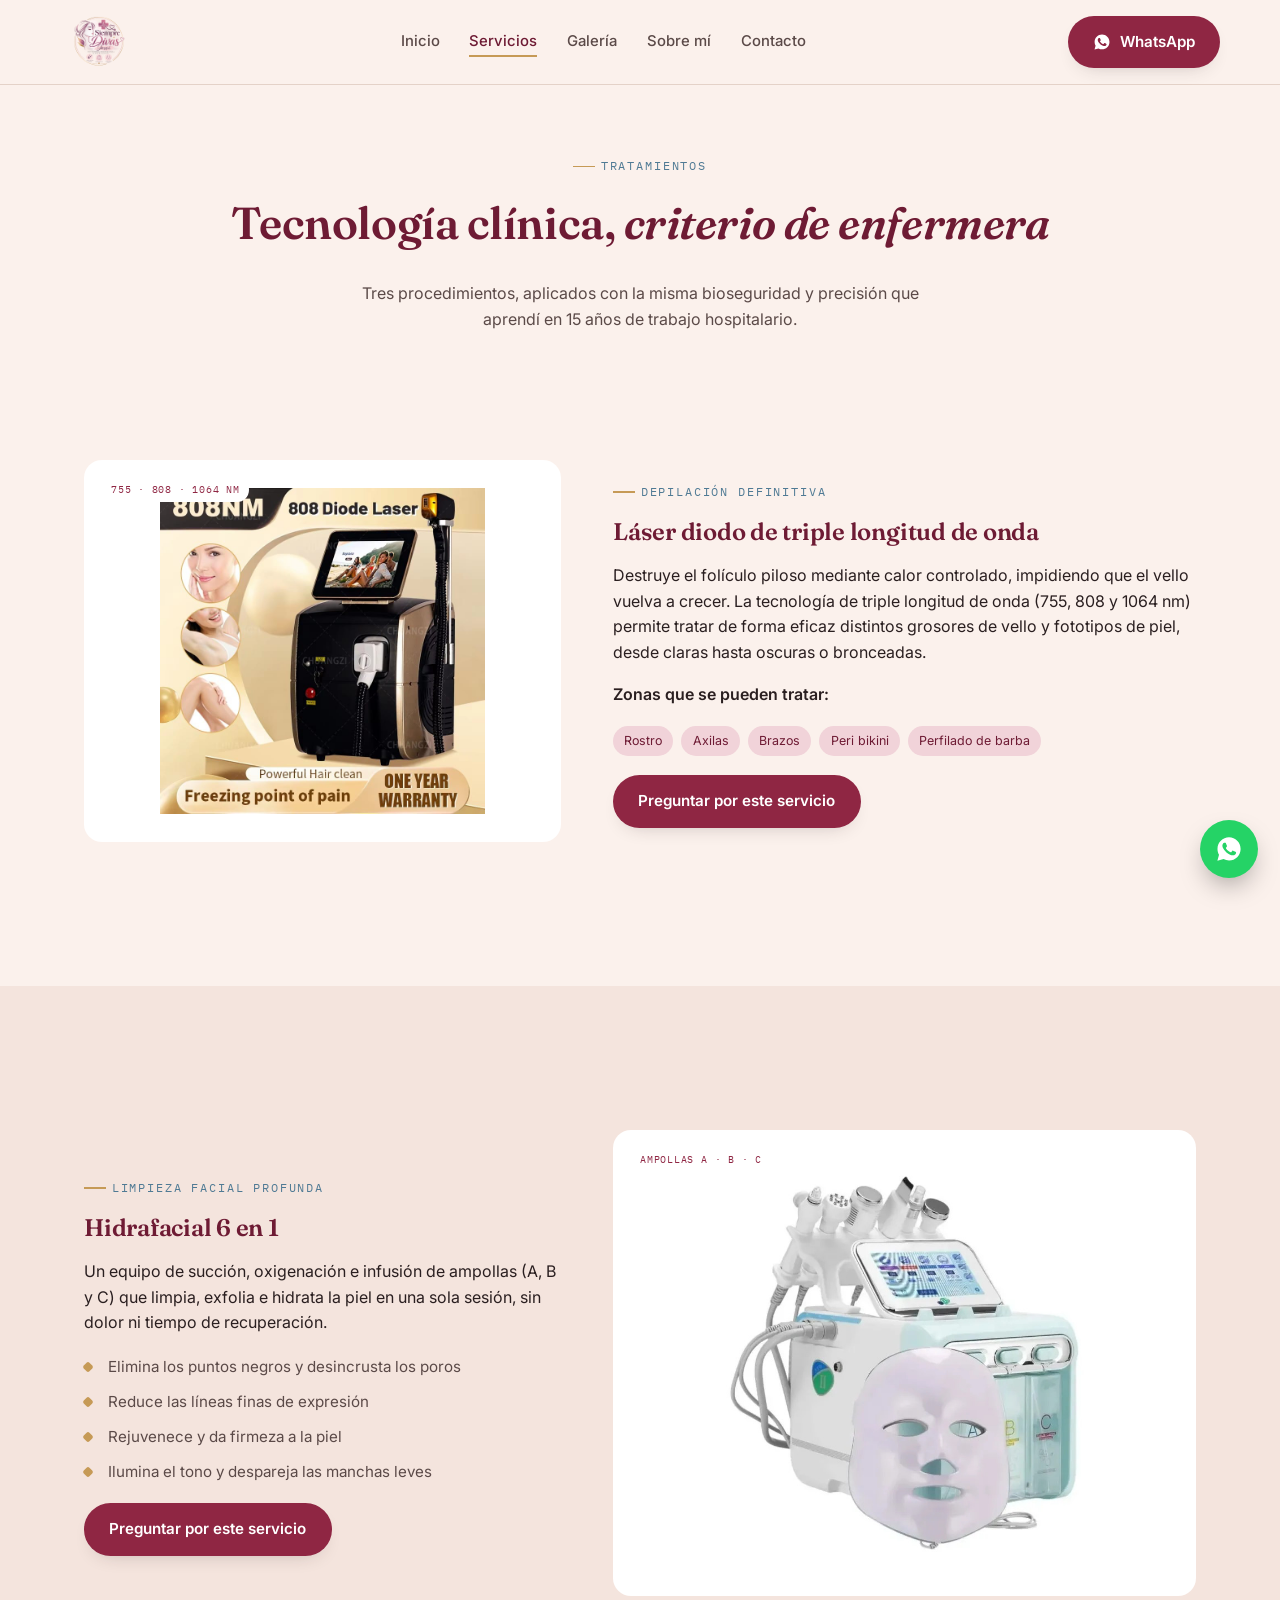
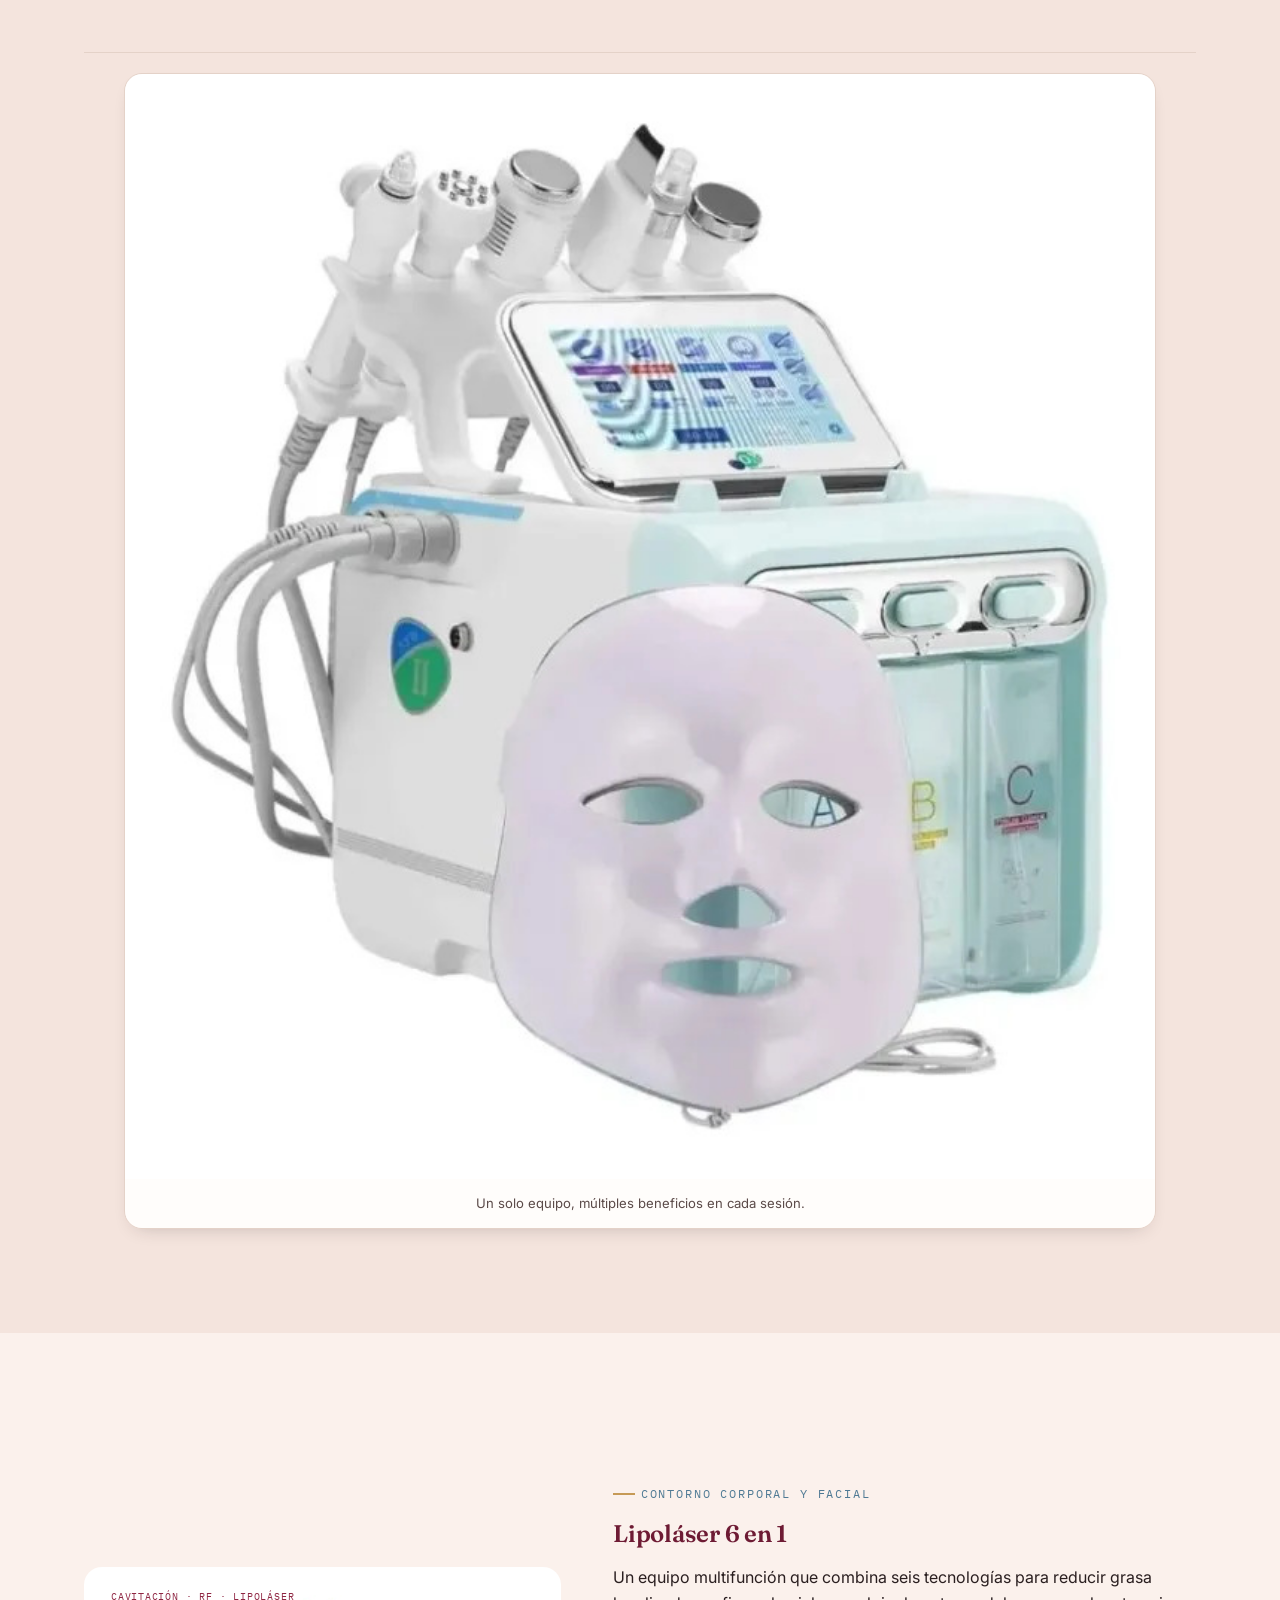
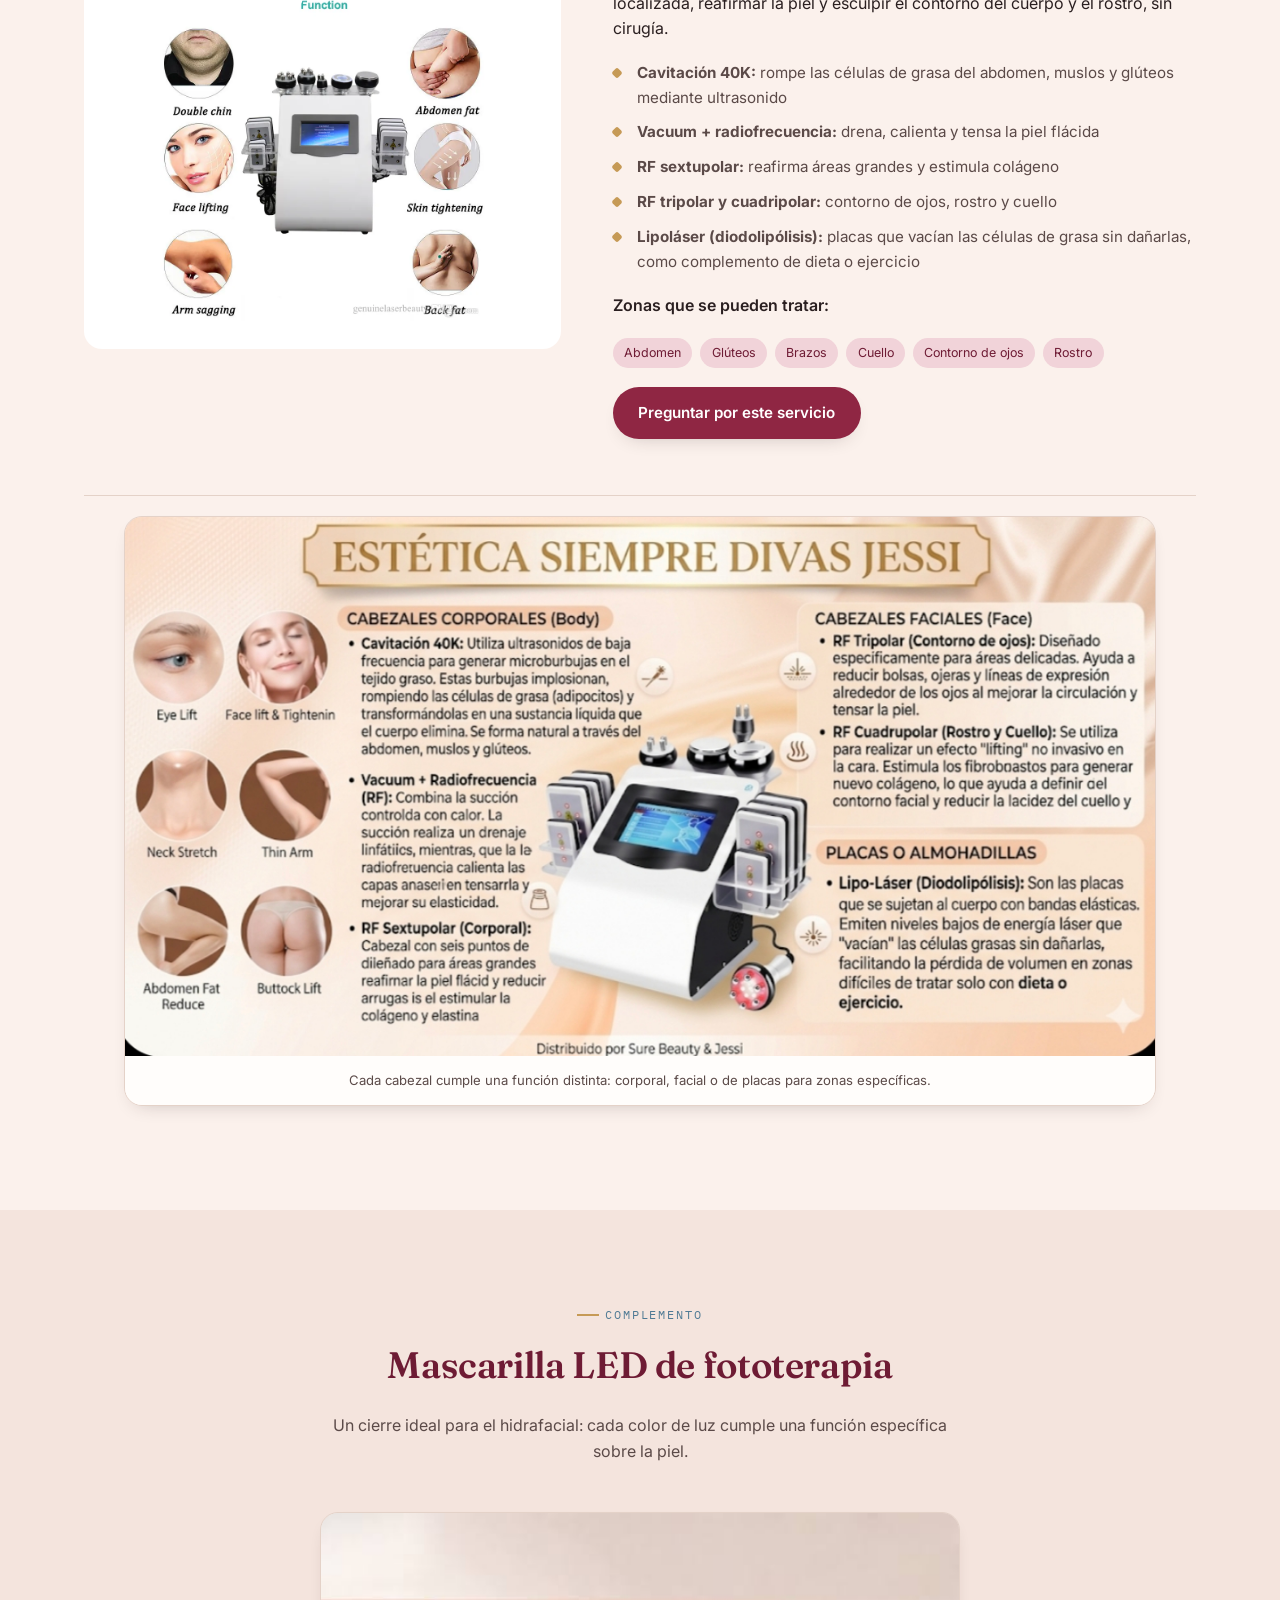
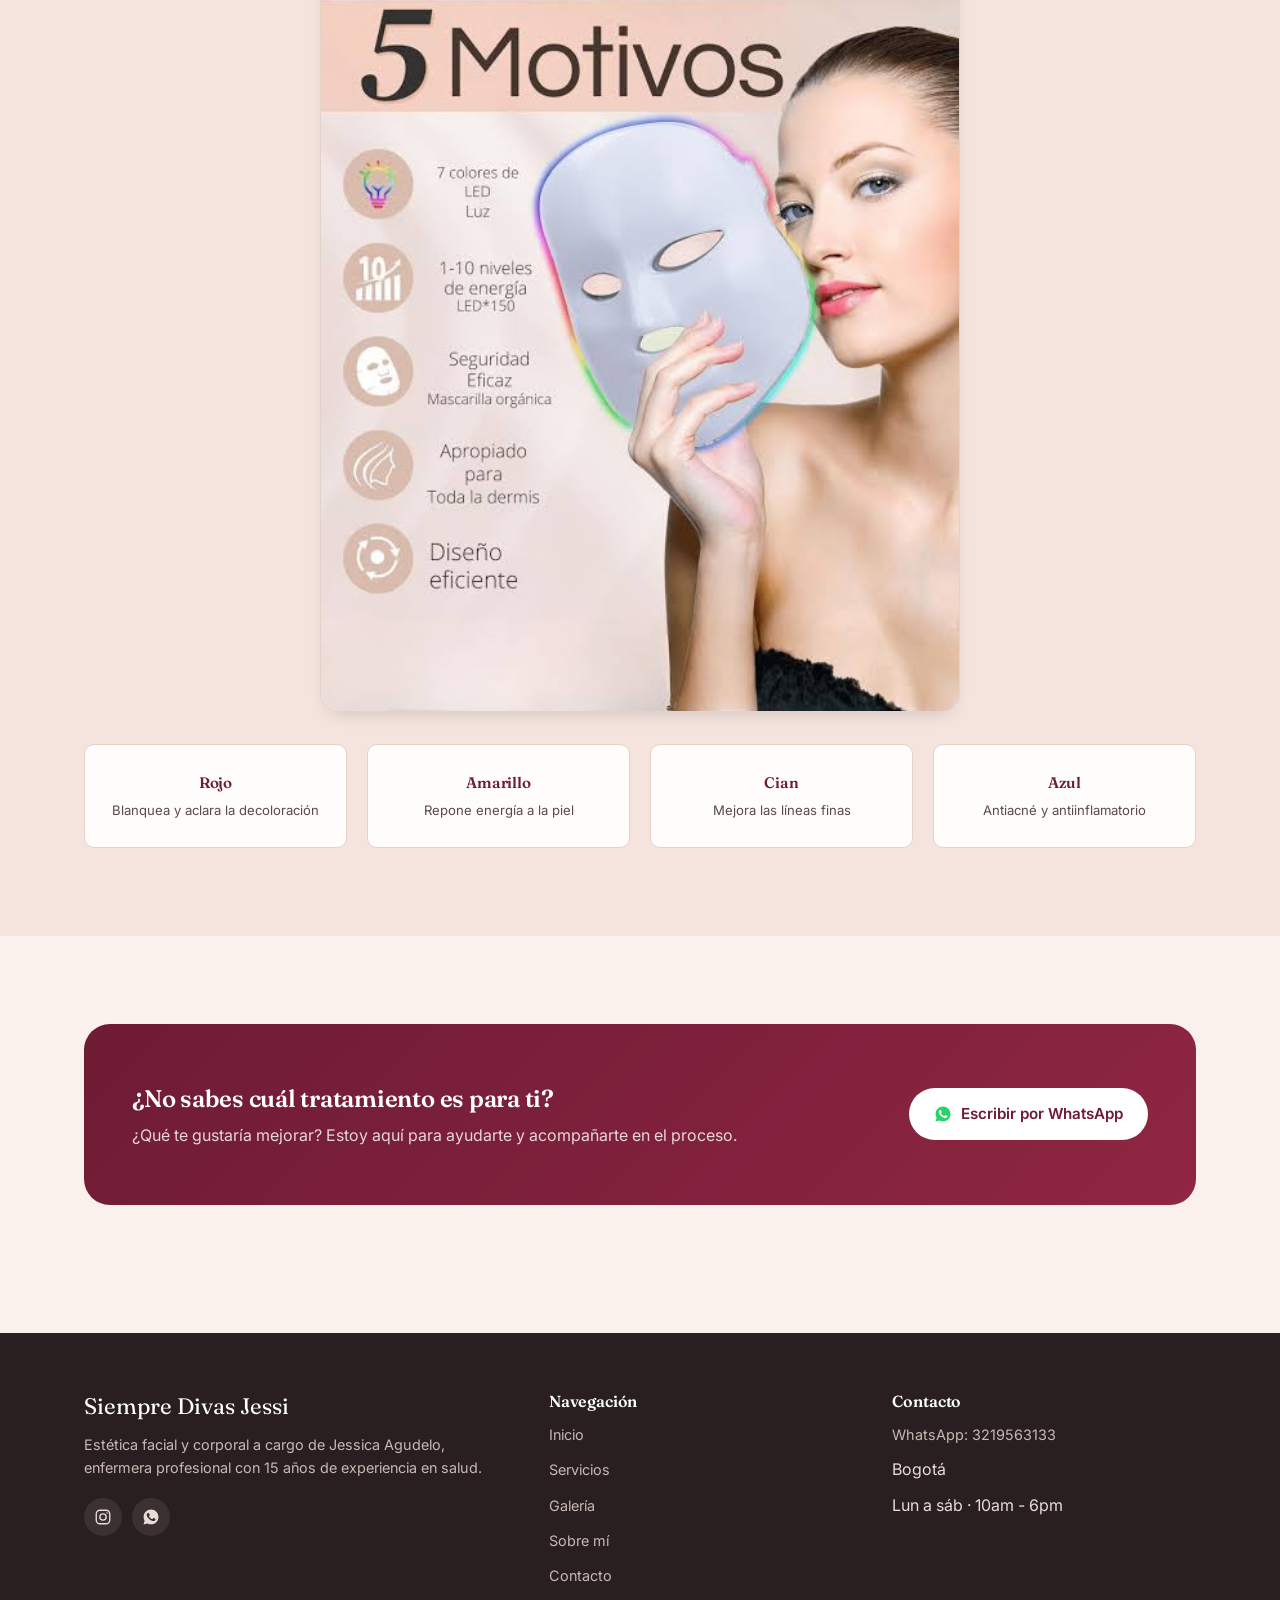
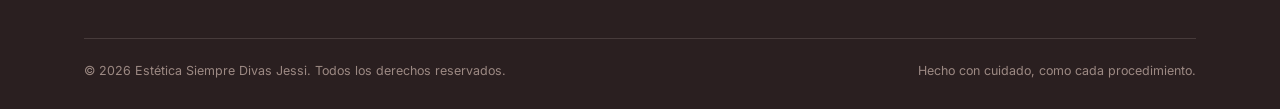
<file: servicios.html>
<!doctype html>
<html lang="es">
  <head>
    <meta charset="UTF-8" />
    <meta name="viewport" content="width=device-width, initial-scale=1.0" />
    <title>Servicios — Estética Siempre Divas Jessi</title>
    <meta
      name="description"
      content="Depilación láser diodo, hidrafacial 6 en 1 y lipoláser en Estética Siempre Divas Jessi. Conoce cada tratamiento y agenda por WhatsApp."
    />
    <link rel="preconnect" href="https://fonts.googleapis.com" />
    <link rel="preconnect" href="https://fonts.gstatic.com" crossorigin />
    <link
      href="https://fonts.googleapis.com/css2?family=Fraunces:ital,opsz,wght@0,9..144,500;0,9..144,600;1,9..144,500&family=Inter:wght@400;500;600;700&family=IBM+Plex+Mono:wght@500&display=swap"
      rel="stylesheet"
    />
    <link
      rel="icon"
      type="image/png"
      sizes="32x32"
      href="multimedia/favicon-32.png"
    />
    <link rel="apple-touch-icon" href="multimedia/favicon-512.png" />
    <link rel="stylesheet" href="style.css" />
  </head>
  <body>
    <!-- ============ HEADER ============ -->
    <header class="site-header">
      <nav class="nav container">
        <a href="index.html" class="brand">
          <img
            src="multimedia/logo.png"
            alt="Siempre Divas Jessi"
            class="brand-logo"
          />
        </a>
        <ul class="nav-links">
          <li><a href="index.html">Inicio</a></li>
          <li><a href="servicios.html" class="active">Servicios</a></li>
          <li><a href="galeria.html">Galería</a></li>
          <li><a href="sobre-mi.html">Sobre mí</a></li>
          <li><a href="contacto.html">Contacto</a></li>
        </ul>
        <div class="nav-cta">
          <a
            class="btn btn-primary"
            href="https://wa.me/573219563133?text=Hola%20Jessi%2C%20quiero%20agendar%20una%20cita"
            target="_blank"
            rel="noopener"
          >
            <svg viewBox="0 0 24 24" fill="currentColor">
              <path
                d="M12.04 2C6.58 2 2.13 6.45 2.13 11.91c0 1.75.46 3.45 1.32 4.95L2.05 22l5.25-1.38a9.9 9.9 0 0 0 4.74 1.21h.01c5.46 0 9.91-4.45 9.91-9.91C21.96 6.45 17.5 2 12.04 2Zm5.8 14.02c-.24.68-1.4 1.3-1.93 1.38-.5.08-1.12.11-1.8-.11-.42-.14-.96-.32-1.65-.62-2.9-1.25-4.8-4.16-4.94-4.36-.14-.2-1.18-1.57-1.18-3 0-1.42.75-2.12 1.02-2.41.27-.29.58-.36.78-.36.2 0 .39 0 .56.01.18.01.42-.07.65.5.24.58.82 2 .89 2.14.07.14.12.31.02.5-.1.2-.15.32-.3.5-.15.17-.31.39-.44.52-.15.15-.3.31-.13.6.17.29.76 1.25 1.63 2.02 1.12 1 2.06 1.31 2.35 1.46.29.15.46.13.63-.08.17-.2.72-.84.91-1.13.19-.29.38-.24.63-.14.26.1 1.65.78 1.93.92.29.15.48.22.55.34.07.13.07.72-.17 1.4Z"
              />
            </svg>
            <span>WhatsApp</span>
          </a>
          <button class="nav-toggle" aria-label="Abrir menú">
            <span></span><span></span><span></span>
          </button>
        </div>
      </nav>
    </header>

    <!-- ============ PAGE HERO ============ -->
    <section class="page-hero">
      <div class="container">
        <div class="eyebrow" style="justify-content: center">Tratamientos</div>
        <h1>Tecnología clínica, <em>criterio de enfermera</em></h1>
        <p>
          Tres procedimientos, aplicados con la misma bioseguridad y precisión
          que aprendí en 15 años de trabajo hospitalario.
        </p>
      </div>
    </section>

    <!-- ============ DEPILACIÓN LÁSER ============ -->
    <section id="depilacion" style="padding-top: 24px">
      <div class="container">
        <div class="service-detail reveal">
          <div class="service-visual has-photo">
            <span class="tag">755 · 808 · 1064 nm</span>
            <img
              src="multimedia/maquina-laser.jpg"
              alt="Máquina de depilación láser diodo usada en Siempre Divas Jessi"
              onerror="
                this.style.display = 'none';
                this.nextElementSibling.style.display = 'flex';
              "
            />
            <svg
              style="display: none"
              viewBox="0 0 24 24"
              fill="none"
              stroke="currentColor"
              stroke-width="1.4"
            >
              <path d="M4 12h5M4 12l2-2M4 12l2 2" />
              <path d="M9 12h11" />
              <circle
                cx="20"
                cy="12"
                r="1.4"
                fill="currentColor"
                stroke="none"
              />
            </svg>
          </div>
          <div class="service-copy">
            <div class="eyebrow">Depilación definitiva</div>
            <h2>Láser diodo de triple longitud de onda</h2>
            <p>
              Destruye el folículo piloso mediante calor controlado, impidiendo
              que el vello vuelva a crecer. La tecnología de triple longitud de
              onda (755, 808 y 1064 nm) permite tratar de forma eficaz distintos
              grosores de vello y fototipos de piel, desde claras hasta oscuras
              o bronceadas.
            </p>
            <p
              style="margin-bottom: 0.6em; font-weight: 600; color: var(--ink)"
            >
              Zonas que se pueden tratar:
            </p>
            <div class="zone-tags">
              <span>Rostro</span>
              <span>Axilas</span>
              <span>Brazos</span>
              <span>Peri bikini</span>
              <span>Perfilado de barba</span>
            </div>
            <a
              class="btn btn-primary"
              href="https://wa.me/573219563133?text=Hola%20Jessi%2C%20quiero%20informaci%C3%B3n%20sobre%20depilaci%C3%B3n%20l%C3%A1ser"
              target="_blank"
              rel="noopener"
              >Preguntar por este servicio</a
            >
          </div>
        </div>
      </div>
    </section>

    <!-- ============ HIDRAFACIAL ============ -->
    <section id="hidrafacial" class="alt-bg">
      <div class="container">
        <div class="service-detail reveal">
          <div class="service-copy">
            <div class="eyebrow">Limpieza facial profunda</div>
            <h2>Hidrafacial 6 en 1</h2>
            <p>
              Un equipo de succión, oxigenación e infusión de ampollas (A, B y
              C) que limpia, exfolia e hidrata la piel en una sola sesión, sin
              dolor ni tiempo de recuperación.
            </p>
            <ul>
              <li>Elimina los puntos negros y desincrusta los poros</li>
              <li>Reduce las líneas finas de expresión</li>
              <li>Rejuvenece y da firmeza a la piel</li>
              <li>Ilumina el tono y despareja las manchas leves</li>
            </ul>
            <a
              class="btn btn-primary"
              href="https://wa.me/573219563133?text=Hola%20Jessi%2C%20quiero%20informaci%C3%B3n%20sobre%20hidrafacial"
              target="_blank"
              rel="noopener"
              >Preguntar por este servicio</a
            >
          </div>
          <div class="service-visual has-photo">
            <span class="tag">Ampollas A · B · C</span>
            <img
              src="multimedia/maquina-hidrafacial.jpg"
              alt="Máquina de hidrafacial 6 en 1 usada en Siempre Divas Jessi"
              onerror="
                this.style.display = 'none';
                this.nextElementSibling.style.display = 'flex';
              "
            />
            <svg
              style="display: none"
              viewBox="0 0 24 24"
              fill="none"
              stroke="currentColor"
              stroke-width="1.4"
            >
              <path d="M12 3s6 6.5 6 11a6 6 0 1 1-12 0c0-4.5 6-11 6-11Z" />
            </svg>
          </div>
        </div>
        <figure class="info-figure reveal">
          <img
            src="multimedia/maquina-hidrafacial.jpg"
            alt="Beneficios del hidrafacial 6 en 1: elimina puntos negros, reduce poros, líneas finas e ilumina el tono de la piel"
          />
          <figcaption>
            Un solo equipo, múltiples beneficios en cada sesión.
          </figcaption>
        </figure>
      </div>
    </section>

    <!-- ============ LIPOLÁSER ============ -->
    <section id="lipolaser">
      <div class="container">
        <div class="service-detail reveal">
          <div class="service-visual has-photo">
            <span class="tag">Cavitación · RF · Lipoláser</span>
            <img
              src="multimedia/maquina-lipolaser.jpg"
              alt="Máquina de lipoláser 6 en 1 usada en Siempre Divas Jessi"
              onerror="
                this.style.display = 'none';
                this.nextElementSibling.style.display = 'flex';
              "
            />
            <svg
              style="display: none"
              viewBox="0 0 24 24"
              fill="none"
              stroke="currentColor"
              stroke-width="1.4"
            >
              <path
                d="M12 21c4-2 7-5.2 7-9.5A7 7 0 0 0 12 4a7 7 0 0 0-7 7.5C5 15.8 8 19 12 21Z"
              />
            </svg>
          </div>
          <div class="service-copy">
            <div class="eyebrow">Contorno corporal y facial</div>
            <h2>Lipoláser 6 en 1</h2>
            <p>
              Un equipo multifunción que combina seis tecnologías para reducir
              grasa localizada, reafirmar la piel y esculpir el contorno del
              cuerpo y el rostro, sin cirugía.
            </p>
            <ul>
              <li>
                <strong>Cavitación 40K:</strong> rompe las células de grasa del
                abdomen, muslos y glúteos mediante ultrasonido
              </li>
              <li>
                <strong>Vacuum + radiofrecuencia:</strong> drena, calienta y
                tensa la piel flácida
              </li>
              <li>
                <strong>RF sextupolar:</strong> reafirma áreas grandes y
                estimula colágeno
              </li>
              <li>
                <strong>RF tripolar y cuadripolar:</strong> contorno de ojos,
                rostro y cuello
              </li>
              <li>
                <strong>Lipoláser (diodolipólisis):</strong> placas que vacían
                las células de grasa sin dañarlas, como complemento de dieta o
                ejercicio
              </li>
            </ul>
            <p
              style="margin-bottom: 0.6em; font-weight: 600; color: var(--ink)"
            >
              Zonas que se pueden tratar:
            </p>
            <div class="zone-tags">
              <span>Abdomen</span>
              <span>Glúteos</span>
              <span>Brazos</span>
              <span>Cuello</span>
              <span>Contorno de ojos</span>
              <span>Rostro</span>
            </div>
            <a
              class="btn btn-primary"
              href="https://wa.me/573219563133?text=Hola%20Jessi%2C%20quiero%20informaci%C3%B3n%20sobre%20lipol%C3%A1ser"
              target="_blank"
              rel="noopener"
              >Preguntar por este servicio</a
            >
          </div>
        </div>
        <figure class="info-figure reveal">
          <img
            src="multimedia/cabezales_lipolaser.jpg"
            alt="Cabezales corporales y faciales del equipo de lipoláser 6 en 1: cavitación, radiofrecuencia y placas de lipoláser"
          />
          <figcaption>
            Cada cabezal cumple una función distinta: corporal, facial o de
            placas para zonas específicas.
          </figcaption>
        </figure>
      </div>
    </section>

    <!-- ============ MASCARILLA LED (COMPLEMENTO) ============ -->
    <section class="alt-bg">
      <div class="container">
        <div class="section-head center reveal">
          <div class="eyebrow" style="justify-content: center">Complemento</div>
          <h2>Mascarilla LED de fototerapia</h2>
          <p>
            Un cierre ideal para el hidrafacial: cada color de luz cumple una
            función específica sobre la piel.
          </p>
        </div>
        <figure
          class="info-figure reveal"
          style="max-width: 640px; margin-left: auto; margin-right: auto"
        >
          <img
            src="multimedia/mascarilla_led.jpg"
            alt="Mascarilla LED de fototerapia y función de cada color de luz sobre la piel"
          />
        </figure>
        <div class="values-grid reveal" style="margin-top: 32px">
          <div class="value-card">
            <h4>Rojo</h4>
            <p>Blanquea y aclara la decoloración</p>
          </div>
          <div class="value-card">
            <h4>Amarillo</h4>
            <p>Repone energía a la piel</p>
          </div>
          <div class="value-card">
            <h4>Cian</h4>
            <p>Mejora las líneas finas</p>
          </div>
          <div class="value-card">
            <h4>Azul</h4>
            <p>Antiacné y antiinflamatorio</p>
          </div>
        </div>
      </div>
    </section>

    <!-- ============ CTA FINAL ============ -->
    <section>
      <div class="container">
        <div class="cta-band reveal">
          <div>
            <h2>¿No sabes cuál tratamiento es para ti?</h2>
            <p>
              ¿Qué te gustaría mejorar? Estoy aquí para ayudarte y acompañarte
              en el proceso.
            </p>
          </div>
          <a
            class="btn btn-light"
            href="https://wa.me/573219563133?text=Hola%20Jessi%2C%20no%20s%C3%A9%20qu%C3%A9%20tratamiento%20necesito%2C%20%C2%BFme%20puedes%20orientar%3F"
            target="_blank"
            rel="noopener"
          >
            <svg viewBox="0 0 24 24" fill="currentColor" style="color: #25d366">
              <path
                d="M12.04 2C6.58 2 2.13 6.45 2.13 11.91c0 1.75.46 3.45 1.32 4.95L2.05 22l5.25-1.38a9.9 9.9 0 0 0 4.74 1.21h.01c5.46 0 9.91-4.45 9.91-9.91C21.96 6.45 17.5 2 12.04 2Zm5.8 14.02c-.24.68-1.4 1.3-1.93 1.38-.5.08-1.12.11-1.8-.11-.42-.14-.96-.32-1.65-.62-2.9-1.25-4.8-4.16-4.94-4.36-.14-.2-1.18-1.57-1.18-3 0-1.42.75-2.12 1.02-2.41.27-.29.58-.36.78-.36.2 0 .39 0 .56.01.18.01.42-.07.65.5.24.58.82 2 .89 2.14.07.14.12.31.02.5-.1.2-.15.32-.3.5-.15.17-.31.39-.44.52-.15.15-.3.31-.13.6.17.29.76 1.25 1.63 2.02 1.12 1 2.06 1.31 2.35 1.46.29.15.46.13.63-.08.17-.2.72-.84.91-1.13.19-.29.38-.24.63-.14.26.1 1.65.78 1.93.92.29.15.48.22.55.34.07.13.07.72-.17 1.4Z"
              />
            </svg>
            Escribir por WhatsApp
          </a>
        </div>
      </div>
    </section>

    <!-- ============ FOOTER ============ -->
    <footer class="site-footer">
      <div class="container">
        <div class="footer-grid">
          <div>
            <div class="footer-brand">Siempre Divas Jessi</div>
            <p>
              Estética facial y corporal a cargo de Jessica Agudelo, enfermera
              profesional con 15 años de experiencia en salud.
            </p>
            <div class="footer-social">
              <a
                href="https://www.instagram.com/jessicaagudelo23/"
                target="_blank"
                rel="noopener"
                aria-label="Instagram"
              >
                <svg viewBox="0 0 24 24" fill="none" stroke="currentColor" stroke-width="1.8">
                  <rect x="3" y="3" width="18" height="18" rx="5" />
                  <circle cx="12" cy="12" r="4.2" />
                  <circle cx="17.4" cy="6.6" r="1" fill="currentColor" stroke="none" />
                </svg>
              </a>
              <a
                href="https://wa.me/573219563133"
                target="_blank"
                rel="noopener"
                aria-label="WhatsApp"
              >
                <svg viewBox="0 0 24 24" fill="currentColor">
                  <path d="M12.04 2C6.58 2 2.13 6.45 2.13 11.91c0 1.75.46 3.45 1.32 4.95L2.05 22l5.25-1.38a9.9 9.9 0 0 0 4.74 1.21h.01c5.46 0 9.91-4.45 9.91-9.91C21.96 6.45 17.5 2 12.04 2Zm5.8 14.02c-.24.68-1.4 1.3-1.93 1.38-.5.08-1.12.11-1.8-.11-.42-.14-.96-.32-1.65-.62-2.9-1.25-4.8-4.16-4.94-4.36-.14-.2-1.18-1.57-1.18-3 0-1.42.75-2.12 1.02-2.41.27-.29.58-.36.78-.36.2 0 .39 0 .56.01.18.01.42-.07.65.5.24.58.82 2 .89 2.14.07.14.12.31.02.5-.1.2-.15.32-.3.5-.15.17-.31.39-.44.52-.15.15-.3.31-.13.6.17.29.76 1.25 1.63 2.02 1.12 1 2.06 1.31 2.35 1.46.29.15.46.13.63-.08.17-.2.72-.84.91-1.13.19-.29.38-.24.63-.14.26.1 1.65.78 1.93.92.29.15.48.22.55.34.07.13.07.72-.17 1.4Z" />
                </svg>
              </a>
            </div>
          </div>
          <div>
            <h4>Navegación</h4>
            <ul>
              <li><a href="index.html">Inicio</a></li>
              <li><a href="servicios.html">Servicios</a></li>
              <li><a href="galeria.html">Galería</a></li>
              <li><a href="sobre-mi.html">Sobre mí</a></li>
              <li><a href="contacto.html">Contacto</a></li>
            </ul>
          </div>
          <div>
            <h4>Contacto</h4>
            <ul>
              <li>
                <a
                  href="https://wa.me/573219563133"
                  target="_blank"
                  rel="noopener"
                  >WhatsApp: 3219563133</a
                >
              </li>
              <li>Bogotá</li>
              <li>Lun a sáb · 10am - 6pm</li>
            </ul>
          </div>
        </div>
        <div class="footer-bottom">
          <span
            >© 2026 Estética Siempre Divas Jessi. Todos los derechos
            reservados.</span
          >
          <span>Hecho con cuidado, como cada procedimiento.</span>
        </div>
      </div>
    </footer>

    <a
      class="wa-float"
      href="https://wa.me/573219563133?text=Hola%20Jessi%2C%20quiero%20agendar%20una%20cita"
      target="_blank"
      rel="noopener"
      aria-label="Escribir por WhatsApp"
    >
      <svg viewBox="0 0 24 24" fill="currentColor">
        <path
          d="M12.04 2C6.58 2 2.13 6.45 2.13 11.91c0 1.75.46 3.45 1.32 4.95L2.05 22l5.25-1.38a9.9 9.9 0 0 0 4.74 1.21h.01c5.46 0 9.91-4.45 9.91-9.91C21.96 6.45 17.5 2 12.04 2Zm5.8 14.02c-.24.68-1.4 1.3-1.93 1.38-.5.08-1.12.11-1.8-.11-.42-.14-.96-.32-1.65-.62-2.9-1.25-4.8-4.16-4.94-4.36-.14-.2-1.18-1.57-1.18-3 0-1.42.75-2.12 1.02-2.41.27-.29.58-.36.78-.36.2 0 .39 0 .56.01.18.01.42-.07.65.5.24.58.82 2 .89 2.14.07.14.12.31.02.5-.1.2-.15.32-.3.5-.15.17-.31.39-.44.52-.15.15-.3.31-.13.6.17.29.76 1.25 1.63 2.02 1.12 1 2.06 1.31 2.35 1.46.29.15.46.13.63-.08.17-.2.72-.84.91-1.13.19-.29.38-.24.63-.14.26.1 1.65.78 1.93.92.29.15.48.22.55.34.07.13.07.72-.17 1.4Z"
        />
      </svg>
    </a>

    <script src="main.js"></script>
  </body>
</html>
</file>
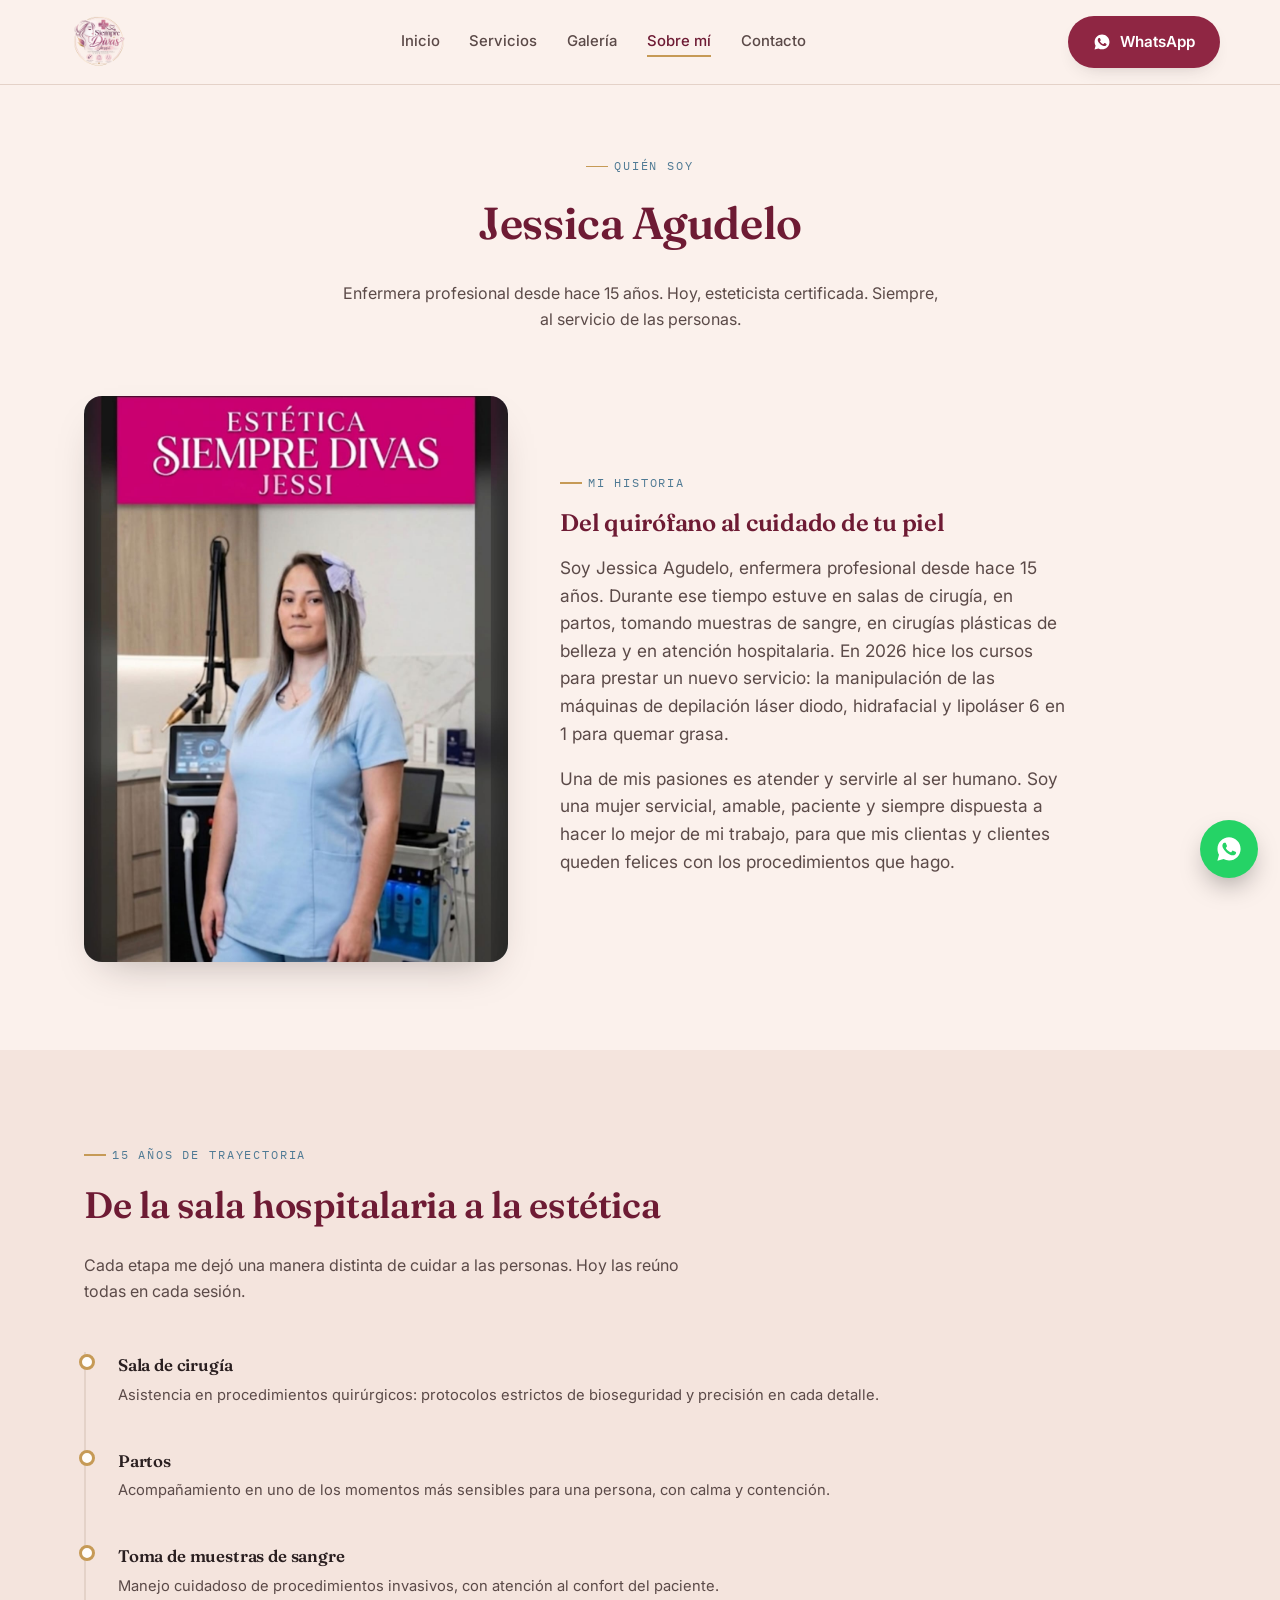
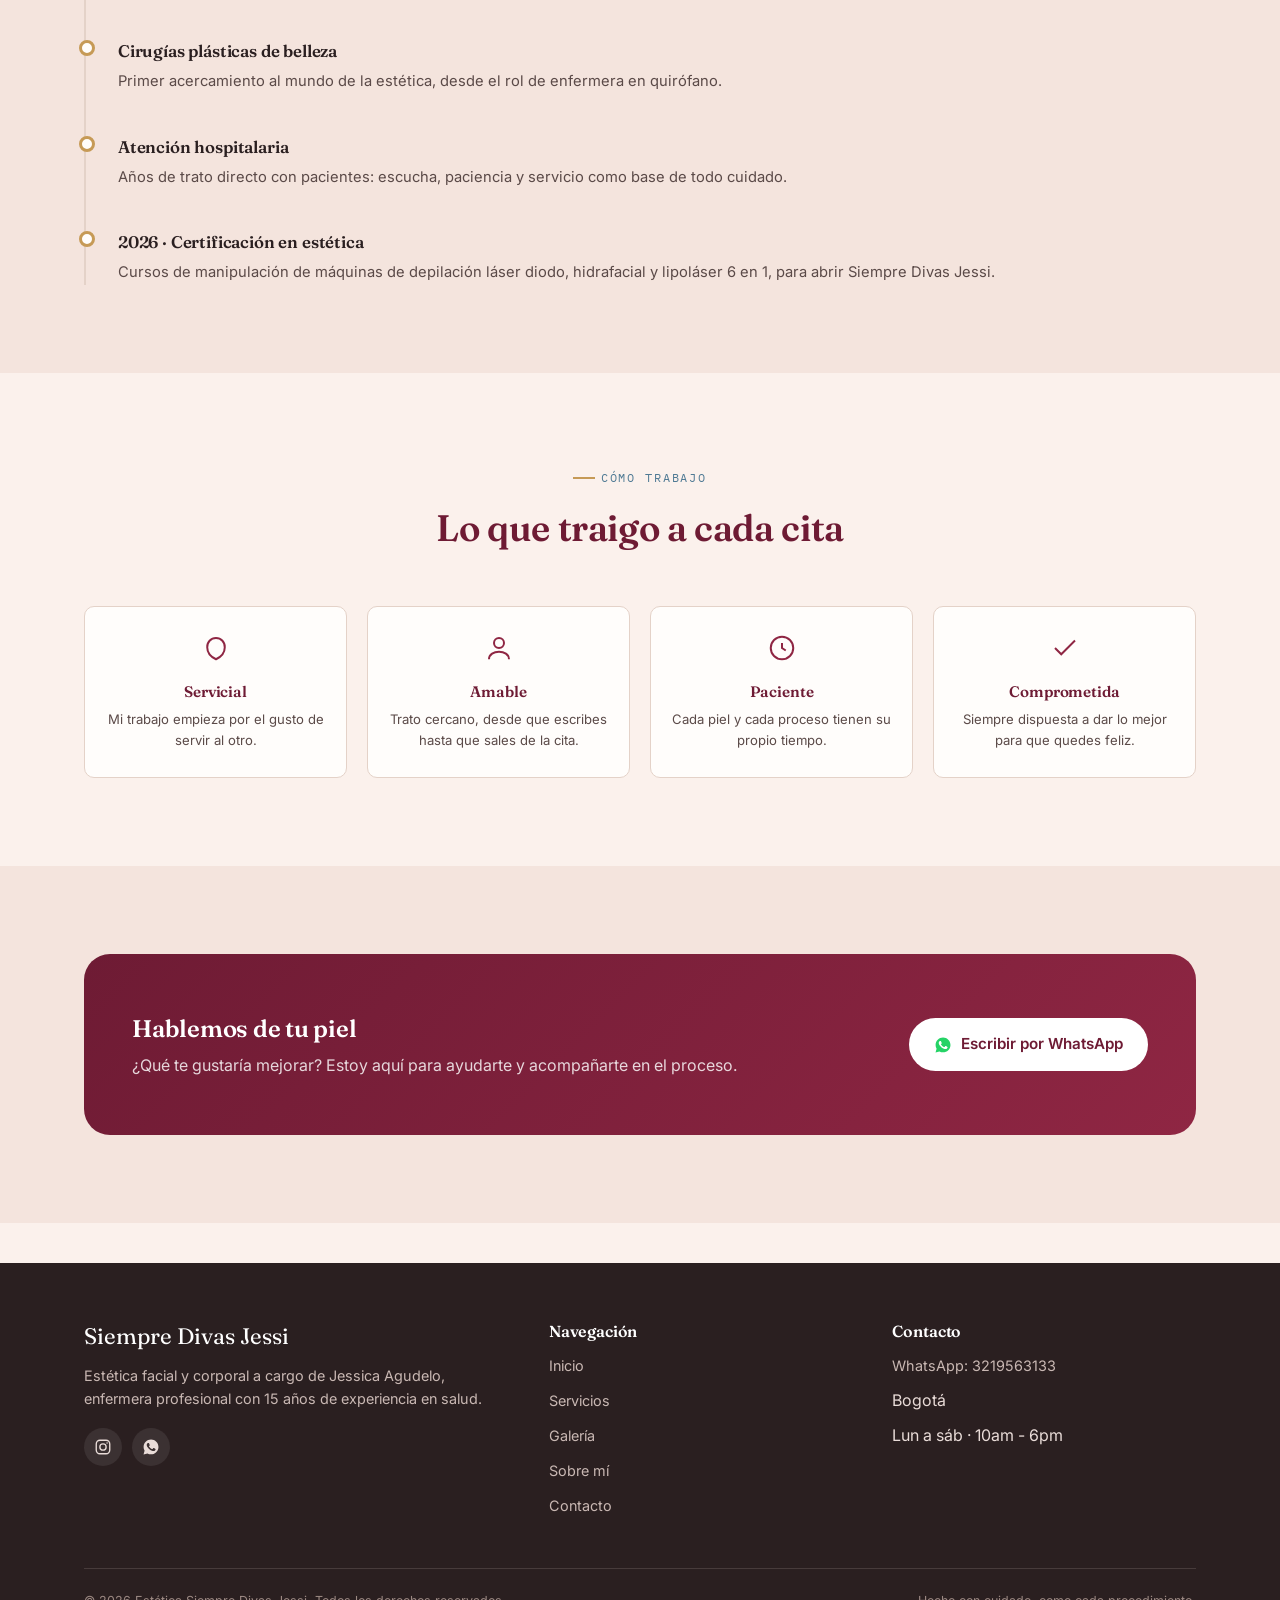
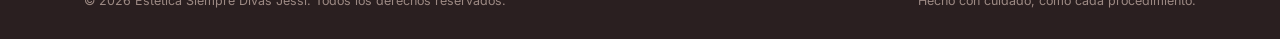
<file: sobre-mi.html>
<!doctype html>
<html lang="es">
  <head>
    <meta charset="UTF-8" />
    <meta name="viewport" content="width=device-width, initial-scale=1.0" />
    <title>Sobre mí — Estética Siempre Divas Jessi</title>
    <meta
      name="description"
      content="Conoce a Jessica Agudelo: enfermera profesional con 15 años de experiencia hospitalaria, hoy certificada en depilación láser, hidrafacial y lipoláser."
    />
    <link rel="preconnect" href="https://fonts.googleapis.com" />
    <link rel="preconnect" href="https://fonts.gstatic.com" crossorigin />
    <link
      href="https://fonts.googleapis.com/css2?family=Fraunces:ital,opsz,wght@0,9..144,500;0,9..144,600;1,9..144,500&family=Inter:wght@400;500;600;700&family=IBM+Plex+Mono:wght@500&display=swap"
      rel="stylesheet"
    />
    <link
      rel="icon"
      type="image/png"
      sizes="32x32"
      href="multimedia/favicon-32.png"
    />
    <link rel="apple-touch-icon" href="multimedia/favicon-512.png" />
    <link rel="stylesheet" href="style.css" />
  </head>
  <body>
    <!-- ============ HEADER ============ -->
    <header class="site-header">
      <nav class="nav container">
        <a href="index.html" class="brand">
          <img
            src="multimedia/logo.png"
            alt="Siempre Divas Jessi"
            class="brand-logo"
          />
        </a>
        <ul class="nav-links">
          <li><a href="index.html">Inicio</a></li>
          <li><a href="servicios.html">Servicios</a></li>
          <li><a href="galeria.html">Galería</a></li>
          <li><a href="sobre-mi.html" class="active">Sobre mí</a></li>
          <li><a href="contacto.html">Contacto</a></li>
        </ul>
        <div class="nav-cta">
          <a
            class="btn btn-primary"
            href="https://wa.me/573219563133?text=Hola%20Jessi%2C%20quiero%20agendar%20una%20cita"
            target="_blank"
            rel="noopener"
          >
            <svg viewBox="0 0 24 24" fill="currentColor">
              <path
                d="M12.04 2C6.58 2 2.13 6.45 2.13 11.91c0 1.75.46 3.45 1.32 4.95L2.05 22l5.25-1.38a9.9 9.9 0 0 0 4.74 1.21h.01c5.46 0 9.91-4.45 9.91-9.91C21.96 6.45 17.5 2 12.04 2Zm5.8 14.02c-.24.68-1.4 1.3-1.93 1.38-.5.08-1.12.11-1.8-.11-.42-.14-.96-.32-1.65-.62-2.9-1.25-4.8-4.16-4.94-4.36-.14-.2-1.18-1.57-1.18-3 0-1.42.75-2.12 1.02-2.41.27-.29.58-.36.78-.36.2 0 .39 0 .56.01.18.01.42-.07.65.5.24.58.82 2 .89 2.14.07.14.12.31.02.5-.1.2-.15.32-.3.5-.15.17-.31.39-.44.52-.15.15-.3.31-.13.6.17.29.76 1.25 1.63 2.02 1.12 1 2.06 1.31 2.35 1.46.29.15.46.13.63-.08.17-.2.72-.84.91-1.13.19-.29.38-.24.63-.14.26.1 1.65.78 1.93.92.29.15.48.22.55.34.07.13.07.72-.17 1.4Z"
              />
            </svg>
            <span>WhatsApp</span>
          </a>
          <button class="nav-toggle" aria-label="Abrir menú">
            <span></span><span></span><span></span>
          </button>
        </div>
      </nav>
    </header>

    <!-- ============ PAGE HERO ============ -->
    <section class="page-hero">
      <div class="container">
        <div class="eyebrow" style="justify-content: center">Quién soy</div>
        <h1>Jessica Agudelo</h1>
        <p>
          Enfermera profesional desde hace 15 años. Hoy, esteticista
          certificada. Siempre, al servicio de las personas.
        </p>
      </div>
    </section>

    <!-- ============ RETRATO + PRESENTACIÓN ============ -->
    <section style="padding-top: 16px">
      <div class="container about-portrait">
        <div class="reveal" style="position: relative">
          <div class="hero-photo">
            <img
              src="multimedia/jessica-perfil.jpg"
              alt="Jessica Agudelo, enfermera profesional y esteticista"
            />
          </div>
        </div>
        <div class="reveal">
          <div class="eyebrow">Mi historia</div>
          <h2>Del quirófano al cuidado de tu piel</h2>
          <p class="hero-sub">
            Soy Jessica Agudelo, enfermera profesional desde hace 15 años.
            Durante ese tiempo estuve en salas de cirugía, en partos, tomando
            muestras de sangre, en cirugías plásticas de belleza y en atención
            hospitalaria. En 2026 hice los cursos para prestar un nuevo
            servicio: la manipulación de las máquinas de depilación láser diodo,
            hidrafacial y lipoláser 6 en 1 para quemar grasa.
          </p>
          <p class="hero-sub">
            Una de mis pasiones es atender y servirle al ser humano. Soy una
            mujer servicial, amable, paciente y siempre dispuesta a hacer lo
            mejor de mi trabajo, para que mis clientas y clientes queden felices
            con los procedimientos que hago.
          </p>
        </div>
      </div>
    </section>

    <!-- ============ TRAYECTORIA (TIMELINE) ============ -->
    <section class="alt-bg">
      <div class="container">
        <div class="section-head reveal">
          <div class="eyebrow">15 años de trayectoria</div>
          <h2>De la sala hospitalaria a la estética</h2>
          <p>
            Cada etapa me dejó una manera distinta de cuidar a las personas. Hoy
            las reúno todas en cada sesión.
          </p>
        </div>
        <div class="timeline reveal">
          <div class="timeline-item">
            <h4>Sala de cirugía</h4>
            <p>
              Asistencia en procedimientos quirúrgicos: protocolos estrictos de
              bioseguridad y precisión en cada detalle.
            </p>
          </div>
          <div class="timeline-item">
            <h4>Partos</h4>
            <p>
              Acompañamiento en uno de los momentos más sensibles para una
              persona, con calma y contención.
            </p>
          </div>
          <div class="timeline-item">
            <h4>Toma de muestras de sangre</h4>
            <p>
              Manejo cuidadoso de procedimientos invasivos, con atención al
              confort del paciente.
            </p>
          </div>
          <div class="timeline-item">
            <h4>Cirugías plásticas de belleza</h4>
            <p>
              Primer acercamiento al mundo de la estética, desde el rol de
              enfermera en quirófano.
            </p>
          </div>
          <div class="timeline-item">
            <h4>Atención hospitalaria</h4>
            <p>
              Años de trato directo con pacientes: escucha, paciencia y servicio
              como base de todo cuidado.
            </p>
          </div>
          <div class="timeline-item">
            <h4>2026 · Certificación en estética</h4>
            <p>
              Cursos de manipulación de máquinas de depilación láser diodo,
              hidrafacial y lipoláser 6 en 1, para abrir Siempre Divas Jessi.
            </p>
          </div>
        </div>
      </div>
    </section>

    <!-- ============ VALORES ============ -->
    <section>
      <div class="container">
        <div class="section-head center reveal">
          <div class="eyebrow" style="justify-content: center">
            Cómo trabajo
          </div>
          <h2>Lo que traigo a cada cita</h2>
        </div>
        <div class="values-grid reveal">
          <div class="value-card">
            <svg
              viewBox="0 0 24 24"
              fill="none"
              stroke="currentColor"
              stroke-width="1.6"
            >
              <path
                d="M12 21c4-2 7-5.2 7-9.5A7 7 0 0 0 12 4a7 7 0 0 0-7 7.5C5 15.8 8 19 12 21Z"
              />
            </svg>
            <h4>Servicial</h4>
            <p>Mi trabajo empieza por el gusto de servir al otro.</p>
          </div>
          <div class="value-card">
            <svg
              viewBox="0 0 24 24"
              fill="none"
              stroke="currentColor"
              stroke-width="1.6"
            >
              <circle cx="12" cy="8" r="4" />
              <path d="M4 21c0-4 4-6 8-6s8 2 8 6" />
            </svg>
            <h4>Amable</h4>
            <p>Trato cercano, desde que escribes hasta que sales de la cita.</p>
          </div>
          <div class="value-card">
            <svg
              viewBox="0 0 24 24"
              fill="none"
              stroke="currentColor"
              stroke-width="1.6"
            >
              <path d="M12 8v4l3 2" />
              <circle cx="12" cy="12" r="9" />
            </svg>
            <h4>Paciente</h4>
            <p>Cada piel y cada proceso tienen su propio tiempo.</p>
          </div>
          <div class="value-card">
            <svg
              viewBox="0 0 24 24"
              fill="none"
              stroke="currentColor"
              stroke-width="1.6"
            >
              <path d="M20 6 9 17l-5-5" />
            </svg>
            <h4>Comprometida</h4>
            <p>Siempre dispuesta a dar lo mejor para que quedes feliz.</p>
          </div>
        </div>
      </div>
    </section>

    <!-- ============ CTA FINAL ============ -->
    <section class="alt-bg">
      <div class="container">
        <div class="cta-band reveal">
          <div>
            <h2>Hablemos de tu piel</h2>
            <p>
              ¿Qué te gustaría mejorar? Estoy aquí para ayudarte y acompañarte
              en el proceso.
            </p>
          </div>
          <a
            class="btn btn-light"
            href="https://wa.me/573219563133?text=Hola%20Jessi%2C%20quiero%20agendar%20una%20cita"
            target="_blank"
            rel="noopener"
          >
            <svg viewBox="0 0 24 24" fill="currentColor" style="color: #25d366">
              <path
                d="M12.04 2C6.58 2 2.13 6.45 2.13 11.91c0 1.75.46 3.45 1.32 4.95L2.05 22l5.25-1.38a9.9 9.9 0 0 0 4.74 1.21h.01c5.46 0 9.91-4.45 9.91-9.91C21.96 6.45 17.5 2 12.04 2Zm5.8 14.02c-.24.68-1.4 1.3-1.93 1.38-.5.08-1.12.11-1.8-.11-.42-.14-.96-.32-1.65-.62-2.9-1.25-4.8-4.16-4.94-4.36-.14-.2-1.18-1.57-1.18-3 0-1.42.75-2.12 1.02-2.41.27-.29.58-.36.78-.36.2 0 .39 0 .56.01.18.01.42-.07.65.5.24.58.82 2 .89 2.14.07.14.12.31.02.5-.1.2-.15.32-.3.5-.15.17-.31.39-.44.52-.15.15-.3.31-.13.6.17.29.76 1.25 1.63 2.02 1.12 1 2.06 1.31 2.35 1.46.29.15.46.13.63-.08.17-.2.72-.84.91-1.13.19-.29.38-.24.63-.14.26.1 1.65.78 1.93.92.29.15.48.22.55.34.07.13.07.72-.17 1.4Z"
              />
            </svg>
            Escribir por WhatsApp
          </a>
        </div>
      </div>
    </section>

    <!-- ============ FOOTER ============ -->
    <footer class="site-footer">
      <div class="container">
        <div class="footer-grid">
          <div>
            <div class="footer-brand">Siempre Divas Jessi</div>
            <p>
              Estética facial y corporal a cargo de Jessica Agudelo, enfermera
              profesional con 15 años de experiencia en salud.
            </p>
            <div class="footer-social">
              <a
                href="https://www.instagram.com/jessicaagudelo23/"
                target="_blank"
                rel="noopener"
                aria-label="Instagram"
              >
                <svg viewBox="0 0 24 24" fill="none" stroke="currentColor" stroke-width="1.8">
                  <rect x="3" y="3" width="18" height="18" rx="5" />
                  <circle cx="12" cy="12" r="4.2" />
                  <circle cx="17.4" cy="6.6" r="1" fill="currentColor" stroke="none" />
                </svg>
              </a>
              <a
                href="https://wa.me/573219563133"
                target="_blank"
                rel="noopener"
                aria-label="WhatsApp"
              >
                <svg viewBox="0 0 24 24" fill="currentColor">
                  <path d="M12.04 2C6.58 2 2.13 6.45 2.13 11.91c0 1.75.46 3.45 1.32 4.95L2.05 22l5.25-1.38a9.9 9.9 0 0 0 4.74 1.21h.01c5.46 0 9.91-4.45 9.91-9.91C21.96 6.45 17.5 2 12.04 2Zm5.8 14.02c-.24.68-1.4 1.3-1.93 1.38-.5.08-1.12.11-1.8-.11-.42-.14-.96-.32-1.65-.62-2.9-1.25-4.8-4.16-4.94-4.36-.14-.2-1.18-1.57-1.18-3 0-1.42.75-2.12 1.02-2.41.27-.29.58-.36.78-.36.2 0 .39 0 .56.01.18.01.42-.07.65.5.24.58.82 2 .89 2.14.07.14.12.31.02.5-.1.2-.15.32-.3.5-.15.17-.31.39-.44.52-.15.15-.3.31-.13.6.17.29.76 1.25 1.63 2.02 1.12 1 2.06 1.31 2.35 1.46.29.15.46.13.63-.08.17-.2.72-.84.91-1.13.19-.29.38-.24.63-.14.26.1 1.65.78 1.93.92.29.15.48.22.55.34.07.13.07.72-.17 1.4Z" />
                </svg>
              </a>
            </div>
          </div>
          <div>
            <h4>Navegación</h4>
            <ul>
              <li><a href="index.html">Inicio</a></li>
              <li><a href="servicios.html">Servicios</a></li>
              <li><a href="galeria.html">Galería</a></li>
              <li><a href="sobre-mi.html">Sobre mí</a></li>
              <li><a href="contacto.html">Contacto</a></li>
            </ul>
          </div>
          <div>
            <h4>Contacto</h4>
            <ul>
              <li>
                <a
                  href="https://wa.me/573219563133"
                  target="_blank"
                  rel="noopener"
                  >WhatsApp: 3219563133</a
                >
              </li>
              <li>Bogotá</li>
              <li>Lun a sáb · 10am - 6pm</li>
            </ul>
          </div>
        </div>
        <div class="footer-bottom">
          <span
            >© 2026 Estética Siempre Divas Jessi. Todos los derechos
            reservados.</span
          >
          <span>Hecho con cuidado, como cada procedimiento.</span>
        </div>
      </div>
    </footer>

    <a
      class="wa-float"
      href="https://wa.me/573219563133?text=Hola%20Jessi%2C%20quiero%20agendar%20una%20cita"
      target="_blank"
      rel="noopener"
      aria-label="Escribir por WhatsApp"
    >
      <svg viewBox="0 0 24 24" fill="currentColor">
        <path
          d="M12.04 2C6.58 2 2.13 6.45 2.13 11.91c0 1.75.46 3.45 1.32 4.95L2.05 22l5.25-1.38a9.9 9.9 0 0 0 4.74 1.21h.01c5.46 0 9.91-4.45 9.91-9.91C21.96 6.45 17.5 2 12.04 2Zm5.8 14.02c-.24.68-1.4 1.3-1.93 1.38-.5.08-1.12.11-1.8-.11-.42-.14-.96-.32-1.65-.62-2.9-1.25-4.8-4.16-4.94-4.36-.14-.2-1.18-1.57-1.18-3 0-1.42.75-2.12 1.02-2.41.27-.29.58-.36.78-.36.2 0 .39 0 .56.01.18.01.42-.07.65.5.24.58.82 2 .89 2.14.07.14.12.31.02.5-.1.2-.15.32-.3.5-.15.17-.31.39-.44.52-.15.15-.3.31-.13.6.17.29.76 1.25 1.63 2.02 1.12 1 2.06 1.31 2.35 1.46.29.15.46.13.63-.08.17-.2.72-.84.91-1.13.19-.29.38-.24.63-.14.26.1 1.65.78 1.93.92.29.15.48.22.55.34.07.13.07.72-.17 1.4Z"
        />
      </svg>
    </a>

    <script src="main.js"></script>
  </body>
</html>
</file>
<file: style.css>
/* ==========================================================================
   Estética Siempre Divas Jessi — Sistema de diseño
   Paleta: azul bata clínica + vino profundo + dorado credencial
   Tipografía: Fraunces (display) + Inter (cuerpo) + IBM Plex Mono (etiquetas)
   ========================================================================== */

:root {
  --ink: #2a1f20;
  --ink-soft: #5b4a48;
  --bg: #fbf1ec;
  --bg-alt: #f4e4dd;
  --card: #fffdfb;
  --rose: #8f2643;
  --rose-deep: #6e1b34;
  --rose-tint: #f1d3d9;
  --blue: #7fa6be;
  --blue-deep: #4f7a94;
  --blue-tint: #e4eef3;
  --gold: #c69a56;
  --gold-soft: #e7d3a9;
  --line: #e4d2c8;

  --font-display: "Fraunces", "Georgia", serif;
  --font-body: "Inter", "Segoe UI", sans-serif;
  --font-mono: "IBM Plex Mono", monospace;

  --radius: 18px;
  --radius-sm: 10px;
  --shadow: 0 18px 40px -20px rgba(42, 31, 32, 0.35);
  --shadow-sm: 0 8px 20px -12px rgba(42, 31, 32, 0.3);
}

*,
*::before,
*::after {
  box-sizing: border-box;
}
html {
  scroll-behavior: smooth;
}

body {
  margin: 0;
  background: var(--bg);
  color: var(--ink);
  font-family: var(--font-body);
  font-size: 16px;
  line-height: 1.6;
  -webkit-font-smoothing: antialiased;
}

img {
  max-width: 100%;
  display: block;
}
a {
  color: inherit;
  text-decoration: none;
}
ul {
  margin: 0;
  padding: 0;
  list-style: none;
}
h1,
h2,
h3,
h4 {
  font-family: var(--font-display);
  font-weight: 600;
  margin: 0 0 0.5em;
  color: var(--rose-deep);
  letter-spacing: -0.01em;
}
p {
  margin: 0 0 1em;
}

.container {
  width: 100%;
  max-width: 1160px;
  margin: 0 auto;
  padding: 0 24px;
}

.eyebrow {
  display: inline-flex;
  align-items: center;
  gap: 0.5em;
  font-family: var(--font-mono);
  text-transform: uppercase;
  letter-spacing: 0.16em;
  font-size: 0.72rem;
  color: var(--blue-deep);
  margin-bottom: 1em;
}
.eyebrow::before {
  content: "";
  width: 22px;
  height: 1.5px;
  background: var(--gold);
}

/* -------------------- Botones -------------------- */
.btn {
  display: inline-flex;
  align-items: center;
  gap: 0.55em;
  padding: 0.85em 1.6em;
  border-radius: 999px;
  font-weight: 600;
  font-size: 0.95rem;
  border: 1.5px solid transparent;
  cursor: pointer;
  transition:
    transform 0.25s ease,
    box-shadow 0.25s ease,
    background 0.25s ease;
}
.btn:hover {
  transform: translateY(-2px);
}
.btn-primary {
  background: var(--rose);
  color: #fff;
  box-shadow: var(--shadow-sm);
}
.btn-primary:hover {
  background: var(--rose-deep);
}
.btn-ghost {
  background: transparent;
  border-color: var(--rose);
  color: var(--rose-deep);
}
.btn-ghost:hover {
  background: var(--rose-tint);
}
.btn-light {
  background: #fff;
  color: var(--rose-deep);
}
.btn svg {
  width: 18px;
  height: 18px;
  flex-shrink: 0;
}

/* -------------------- Header -------------------- */
.site-header {
  position: sticky;
  top: 0;
  z-index: 50;
  background: rgba(251, 241, 236, 0.88);
  backdrop-filter: blur(10px);
  border-bottom: 1px solid var(--line);
}
.nav {
  display: flex;
  align-items: center;
  justify-content: space-between;
  padding: 16px 0;
}
.brand {
  display: flex;
  align-items: center;
  gap: 0.65em;
  font-family: var(--font-display);
  font-size: 1.3rem;
  font-weight: 600;
  color: var(--rose-deep);
}
.brand-logo {
  height: 52px;
  width: auto;
  flex-shrink: 0;
  display: block;
}
.brand small {
  font-family: var(--font-mono);
  font-size: 0.58rem;
  letter-spacing: 0.18em;
  text-transform: uppercase;
  color: var(--blue-deep);
  font-weight: 500;
}
.nav-links {
  display: flex;
  gap: 2em;
  font-size: 0.93rem;
  font-weight: 500;
}
.nav-links a {
  position: relative;
  padding: 0.3em 0;
  color: var(--ink-soft);
}
.nav-links a::after {
  content: "";
  position: absolute;
  left: 0;
  bottom: -2px;
  width: 0%;
  height: 2px;
  background: var(--gold);
  transition: width 0.25s ease;
}
.nav-links a:hover::after,
.nav-links a.active::after {
  width: 100%;
}
.nav-links a.active {
  color: var(--rose-deep);
}

.nav-cta {
  display: flex;
  align-items: center;
  gap: 14px;
}
.nav-toggle {
  display: none;
  background: none;
  border: none;
  cursor: pointer;
  padding: 6px;
}
.nav-toggle span {
  display: block;
  width: 24px;
  height: 2px;
  background: var(--rose-deep);
  margin: 5px 0;
  transition:
    transform 0.25s ease,
    opacity 0.25s ease;
}

/* -------------------- Hero -------------------- */
.hero {
  padding: 72px 0 96px;
  overflow: hidden;
}
.hero .container {
  display: grid;
  grid-template-columns: 1.05fr 0.95fr;
  gap: 56px;
  align-items: center;
}
.hero h1 {
  font-size: clamp(2.3rem, 4vw, 3.4rem);
  line-height: 1.08;
}
.hero h1 em {
  font-style: italic;
  color: var(--rose);
}
.hero-sub {
  font-size: 1.08rem;
  color: var(--ink-soft);
  max-width: 46ch;
}
.hero-cta {
  display: flex;
  gap: 14px;
  flex-wrap: wrap;
  margin-top: 1.6em;
}

.hero-trust {
  margin-top: 2.6em;
  display: flex;
  gap: 28px;
  flex-wrap: wrap;
}
.hero-trust div {
  font-family: var(--font-mono);
  font-size: 0.68rem;
  letter-spacing: 0.08em;
  text-transform: uppercase;
  color: var(--ink-soft);
  border-left: 2px solid var(--gold);
  padding-left: 0.7em;
}
.hero-trust strong {
  display: block;
  font-family: var(--font-display);
  font-size: 1.3rem;
  color: var(--rose-deep);
  text-transform: none;
  letter-spacing: 0;
}

.hero-art {
  position: relative;
}
.hero-photo {
  border-radius: var(--radius);
  overflow: hidden;
  box-shadow: var(--shadow);
  aspect-ratio: 3/4;
  background: var(--blue-tint);
}
.hero-photo img {
  width: 100%;
  height: 100%;
  object-fit: cover;
  object-position: top center;
}

/* credencial: elemento distintivo */
.credential {
  position: absolute;
  bottom: -30px;
  left: -34px;
  width: 250px;
  background: #fff;
  border-radius: 14px;
  padding: 16px 18px;
  box-shadow: var(--shadow);
  transform: rotate(-6deg);
  border: 1px solid var(--line);
}
.credential::before {
  content: "";
  position: absolute;
  top: -8px;
  left: 26px;
  width: 46px;
  height: 16px;
  background: var(--gold-soft);
  border-radius: 3px;
}
.credential-top {
  display: flex;
  align-items: center;
  gap: 8px;
  margin-bottom: 10px;
}
.credential-dot {
  width: 9px;
  height: 9px;
  border-radius: 50%;
  background: var(--rose);
  flex-shrink: 0;
  box-shadow: 0 0 0 3px var(--rose-tint);
}
.credential-label {
  font-family: var(--font-mono);
  font-size: 0.58rem;
  letter-spacing: 0.12em;
  text-transform: uppercase;
  color: var(--blue-deep);
}
.credential-name {
  font-family: var(--font-display);
  font-size: 1.05rem;
  color: var(--ink);
  margin-bottom: 2px;
}
.credential-role {
  font-size: 0.74rem;
  color: var(--ink-soft);
  margin-bottom: 10px;
}
.credential-meta {
  display: flex;
  justify-content: space-between;
  border-top: 1px dashed var(--line);
  padding-top: 8px;
  font-family: var(--font-mono);
  font-size: 0.62rem;
  color: var(--blue-deep);
  text-transform: uppercase;
  letter-spacing: 0.04em;
}

/* -------------------- Secciones genéricas -------------------- */
section {
  padding: 88px 0;
}
.section-head {
  max-width: 620px;
  margin-bottom: 3em;
}
.section-head.center {
  margin-left: auto;
  margin-right: auto;
  text-align: center;
}
.section-head h2 {
  font-size: clamp(1.7rem, 3vw, 2.3rem);
}
.section-head p {
  color: var(--ink-soft);
}

.alt-bg {
  background: var(--bg-alt);
}

/* -------------------- Tarjetas de servicio -------------------- */
.service-grid {
  display: grid;
  grid-template-columns: repeat(3, 1fr);
  gap: 26px;
}
.service-card {
  background: var(--card);
  border-radius: var(--radius);
  padding: 32px 28px;
  border: 1px solid var(--line);
  box-shadow: var(--shadow-sm);
  transition:
    transform 0.3s ease,
    box-shadow 0.3s ease;
  display: flex;
  flex-direction: column;
  gap: 14px;
}
.service-card:hover {
  transform: translateY(-6px);
  box-shadow: var(--shadow);
}
.service-icon {
  width: 52px;
  height: 52px;
  border-radius: 14px;
  background: var(--blue-tint);
  display: flex;
  align-items: center;
  justify-content: center;
  color: var(--blue-deep);
  overflow: hidden;
}
.service-icon svg {
  width: 26px;
  height: 26px;
}
.service-icon img {
  width: 100%;
  height: 100%;
  object-fit: cover;
}
.service-card h3 {
  font-size: 1.25rem;
  margin-bottom: 0.2em;
}
.service-card p {
  color: var(--ink-soft);
  font-size: 0.93rem;
  margin-bottom: 0;
  flex-grow: 1;
}
.service-card .card-link {
  font-family: var(--font-mono);
  font-size: 0.72rem;
  letter-spacing: 0.06em;
  text-transform: uppercase;
  color: var(--rose);
  display: inline-flex;
  align-items: center;
  gap: 0.4em;
}
.service-card .card-link svg {
  width: 14px;
  height: 14px;
  transition: transform 0.2s ease;
}
.service-card:hover .card-link svg {
  transform: translateX(4px);
}

/* -------------------- Franja de confianza -------------------- */
.trust-strip {
  display: flex;
  flex-wrap: wrap;
  gap: 12px;
  justify-content: center;
}
.trust-pill {
  display: inline-flex;
  align-items: center;
  gap: 0.5em;
  padding: 0.6em 1.2em;
  background: var(--card);
  border: 1px solid var(--line);
  border-radius: 999px;
  font-size: 0.82rem;
  color: var(--ink-soft);
}
.trust-pill svg {
  width: 16px;
  height: 16px;
  color: var(--gold);
}

/* -------------------- CTA final -------------------- */
.cta-band {
  background: linear-gradient(135deg, var(--rose-deep), var(--rose));
  color: #fff;
  border-radius: 26px;
  padding: 56px 48px;
  display: flex;
  align-items: center;
  justify-content: space-between;
  gap: 24px;
  flex-wrap: wrap;
}
.cta-band h2 {
  color: #fff;
  margin-bottom: 0.2em;
}
.cta-band p {
  color: rgba(255, 255, 255, 0.82);
  margin-bottom: 0;
}

/* -------------------- Footer -------------------- */
.site-footer {
  background: var(--ink);
  color: #e9dcd8;
  padding: 56px 0 28px;
  margin-top: 40px;
}
.footer-grid {
  display: grid;
  grid-template-columns: 1.4fr 1fr 1fr;
  gap: 40px;
  margin-bottom: 40px;
}
.footer-grid h4 {
  color: #fff;
  font-size: 1rem;
}
.footer-brand {
  font-family: var(--font-display);
  font-size: 1.4rem;
  color: #fff;
  margin-bottom: 0.4em;
}
.footer-grid p,
.footer-grid a {
  color: #c9b8b3;
  font-size: 0.9rem;
}
.footer-grid a:hover {
  color: var(--gold-soft);
}
.footer-grid ul li {
  margin-bottom: 0.6em;
}
.footer-social {
  display: flex;
  gap: 10px;
  margin-top: 18px;
}
.footer-social a {
  width: 38px;
  height: 38px;
  border-radius: 50%;
  background: rgba(255, 255, 255, 0.08);
  display: flex;
  align-items: center;
  justify-content: center;
  color: #e9dcd8;
  transition:
    background 0.2s ease,
    color 0.2s ease,
    transform 0.2s ease;
}
.footer-social a:hover {
  background: var(--rose);
  color: #fff;
  transform: translateY(-2px);
}
.footer-social svg {
  width: 18px;
  height: 18px;
}
.footer-bottom {
  border-top: 1px solid rgba(233, 220, 216, 0.15);
  padding-top: 22px;
  font-size: 0.78rem;
  color: #9c8983;
  display: flex;
  justify-content: space-between;
  flex-wrap: wrap;
  gap: 10px;
}

/* -------------------- WhatsApp flotante -------------------- */
.wa-float {
  position: fixed;
  bottom: 22px;
  right: 22px;
  z-index: 60;
  width: 58px;
  height: 58px;
  border-radius: 50%;
  background: #25d366;
  display: flex;
  align-items: center;
  justify-content: center;
  box-shadow: 0 12px 28px -8px rgba(0, 0, 0, 0.4);
  transition: transform 0.25s ease;
}
.wa-float:hover {
  transform: scale(1.08);
}
.wa-float svg {
  width: 28px;
  height: 28px;
  fill: #fff;
}

/* -------------------- Reveal on scroll -------------------- */
.reveal {
  opacity: 0;
  transform: translateY(18px);
  transition:
    opacity 0.7s ease,
    transform 0.7s ease;
}
.reveal.is-visible {
  opacity: 1;
  transform: translateY(0);
}

/* -------------------- Página interna: hero simple -------------------- */
.page-hero {
  padding: 64px 0 48px;
  text-align: center;
}
.page-hero h1 {
  font-size: clamp(2rem, 4vw, 2.8rem);
}
.page-hero p {
  color: var(--ink-soft);
  max-width: 60ch;
  margin: 0 auto;
}

/* -------------------- Servicios (página) -------------------- */
.service-detail {
  display: grid;
  grid-template-columns: 0.9fr 1.1fr;
  gap: 52px;
  align-items: center;
  padding: 56px 0;
  border-bottom: 1px solid var(--line);
}
.service-detail:last-child {
  border-bottom: none;
}
.service-detail:nth-child(even) {
  direction: rtl;
}
.service-detail:nth-child(even) > * {
  direction: ltr;
}
.service-visual {
  background: var(--blue-tint);
  border-radius: var(--radius);
  aspect-ratio: 4/3.2;
  display: flex;
  align-items: center;
  justify-content: center;
  position: relative;
  overflow: hidden;
}
.service-visual svg {
  width: 46%;
  height: 46%;
  color: var(--blue-deep);
}
.service-visual img {
  width: 100%;
  height: 100%;
  object-fit: contain;
  padding: 28px;
  box-sizing: border-box;
}
.service-visual.has-photo {
  background: #fff;
}
.service-visual .tag {
  position: absolute;
  top: 18px;
  left: 18px;
  background: #fff;
  padding: 0.4em 0.9em;
  border-radius: 999px;
  font-family: var(--font-mono);
  font-size: 0.62rem;
  letter-spacing: 0.08em;
  text-transform: uppercase;
  color: var(--rose);
  box-shadow: var(--shadow-sm);
}
.service-copy ul {
  margin: 1.2em 0;
}
.service-copy li {
  padding-left: 1.6em;
  position: relative;
  margin-bottom: 0.7em;
  color: var(--ink-soft);
  font-size: 0.95rem;
}
.service-copy li::before {
  content: "";
  position: absolute;
  left: 0;
  top: 0.5em;
  width: 8px;
  height: 8px;
  border-radius: 2px;
  background: var(--gold);
  transform: rotate(45deg);
}
.zone-tags {
  display: flex;
  flex-wrap: wrap;
  gap: 8px;
  margin: 1.2em 0;
}
.zone-tags span {
  font-size: 0.78rem;
  padding: 0.4em 0.9em;
  border-radius: 999px;
  background: var(--rose-tint);
  color: var(--rose-deep);
}

/* -------------------- Figuras informativas (gráficos de proveedor) -------------------- */
.info-figure {
  margin-top: 20px;
  border-radius: var(--radius);
  overflow: hidden;
  box-shadow: var(--shadow-sm);
  border: 1px solid var(--line);
}
.info-figure img {
  width: 100%;
  display: block;
}
.info-figure figcaption {
  padding: 14px 20px;
  font-size: 0.82rem;
  color: var(--ink-soft);
  background: var(--card);
  text-align: center;
}

/* -------------------- Sobre mí: timeline -------------------- */
.timeline {
  position: relative;
  padding-left: 32px;
  border-left: 2px solid var(--line);
}
.timeline-item {
  position: relative;
  padding-bottom: 40px;
}
.timeline-item:last-child {
  padding-bottom: 0;
}
.timeline-item::before {
  content: "";
  position: absolute;
  left: -39px;
  top: 2px;
  width: 16px;
  height: 16px;
  border-radius: 50%;
  background: var(--card);
  border: 3px solid var(--gold);
}
.timeline-item h4 {
  font-size: 1.05rem;
  margin-bottom: 0.3em;
  color: var(--ink);
}
.timeline-item p {
  color: var(--ink-soft);
  font-size: 0.92rem;
  margin-bottom: 0;
}

.values-grid {
  display: grid;
  grid-template-columns: repeat(4, 1fr);
  gap: 20px;
}
.value-card {
  text-align: center;
  padding: 26px 16px;
  background: var(--card);
  border-radius: var(--radius-sm);
  border: 1px solid var(--line);
}
.value-card svg {
  width: 30px;
  height: 30px;
  color: var(--rose);
  margin-bottom: 10px;
}
.value-card h4 {
  font-size: 0.95rem;
  margin-bottom: 0.3em;
}
.value-card p {
  font-size: 0.82rem;
  color: var(--ink-soft);
  margin: 0;
}

.about-portrait {
  display: grid;
  grid-template-columns: 0.8fr 1.2fr;
  gap: 52px;
  align-items: center;
}
.about-portrait .hero-photo {
  aspect-ratio: 3/4;
}

/* -------------------- Contacto -------------------- */
.contact-grid {
  display: grid;
  grid-template-columns: 1fr 1fr;
  gap: 36px;
}
.contact-card {
  background: var(--card);
  border: 1px solid var(--line);
  border-radius: var(--radius);
  padding: 36px;
  box-shadow: var(--shadow-sm);
}
.contact-item {
  display: flex;
  gap: 14px;
  margin-bottom: 22px;
  align-items: flex-start;
}
.contact-item:last-child {
  margin-bottom: 0;
}
.contact-item svg {
  width: 22px;
  height: 22px;
  color: var(--rose);
  flex-shrink: 0;
  margin-top: 2px;
}
.contact-item h4 {
  font-size: 0.92rem;
  margin-bottom: 0.2em;
}
.contact-item p {
  font-size: 0.88rem;
  color: var(--ink-soft);
  margin: 0;
}

.wa-panel {
  background: linear-gradient(135deg, var(--blue-deep), var(--blue));
  border-radius: var(--radius);
  padding: 36px;
  color: #fff;
  display: flex;
  flex-direction: column;
  justify-content: center;
  gap: 18px;
}
.wa-panel h3 {
  color: #fff;
}
.wa-panel p {
  color: rgba(255, 255, 255, 0.85);
}
.wa-services {
  display: flex;
  flex-direction: column;
  gap: 10px;
}
.wa-services a {
  background: rgba(255, 255, 255, 0.14);
  padding: 0.8em 1.1em;
  border-radius: 12px;
  font-size: 0.88rem;
  display: flex;
  justify-content: space-between;
  align-items: center;
  transition: background 0.2s ease;
}
.wa-services a:hover {
  background: rgba(255, 255, 255, 0.24);
}

/* -------------------- Responsive -------------------- */
@media (max-width: 920px) {
  .hero .container {
    grid-template-columns: 1fr;
  }
  .hero-art {
    order: -1;
    max-width: 380px;
    margin: 0 auto 40px;
  }
  .service-grid {
    grid-template-columns: 1fr 1fr;
  }
  .footer-grid {
    grid-template-columns: 1fr;
    gap: 28px;
  }
  .service-detail {
    grid-template-columns: 1fr;
  }
  .service-detail:nth-child(even) {
    direction: ltr;
  }
  .about-portrait {
    grid-template-columns: 1fr;
  }
  .values-grid {
    grid-template-columns: 1fr 1fr;
  }
  .contact-grid {
    grid-template-columns: 1fr;
  }
}
@media (max-width: 720px) {
  .nav-links {
    position: absolute;
    top: 100%;
    left: 0;
    right: 0;
    background: var(--bg);
    flex-direction: column;
    padding: 20px 24px;
    border-bottom: 1px solid var(--line);
    display: none;
    gap: 1em;
  }
  .nav-links.open {
    display: flex;
  }
  .nav-toggle {
    display: block;
  }
  .nav-cta .btn-primary span {
    display: none;
  }
  .service-grid {
    grid-template-columns: 1fr;
  }
  .values-grid {
    grid-template-columns: 1fr 1fr;
  }
  .cta-band {
    flex-direction: column;
    text-align: center;
    padding: 40px 28px;
  }
  .credential {
    width: 200px;
    left: 10px;
    padding: 12px 14px;
  }
  .brand-logo {
    height: 40px;
  }
}

@media (prefers-reduced-motion: reduce) {
  * {
    transition: none !important;
    animation: none !important;
    scroll-behavior: auto !important;
  }
}

/* -------------------- Galería -------------------- */
.gallery-filter {
  display: flex;
  flex-wrap: wrap;
  gap: 10px;
  justify-content: center;
  margin-bottom: 40px;
}
.filter-pill {
  font-family: var(--font-mono);
  font-size: 0.72rem;
  letter-spacing: 0.05em;
  text-transform: uppercase;
  padding: 0.65em 1.3em;
  border-radius: 999px;
  border: 1.5px solid var(--line);
  background: var(--card);
  color: var(--ink-soft);
  cursor: pointer;
  transition:
    background 0.2s ease,
    color 0.2s ease,
    border-color 0.2s ease;
}
.filter-pill:hover {
  border-color: var(--rose);
  color: var(--rose-deep);
}
.filter-pill.active {
  background: var(--rose);
  border-color: var(--rose);
  color: #fff;
}

.gallery-grid {
  display: grid;
  grid-template-columns: repeat(3, 1fr);
  gap: 20px;
}
.gallery-item {
  position: relative;
  aspect-ratio: 4/5;
  border-radius: var(--radius-sm);
  overflow: hidden;
  cursor: pointer;
  background: var(--blue-tint);
  box-shadow: var(--shadow-sm);
}
.gallery-item img,
.gallery-item video {
  width: 100%;
  height: 100%;
  object-fit: cover;
  transition: transform 0.4s ease;
}
.gallery-item:hover img,
.gallery-item:hover video {
  transform: scale(1.06);
}
.gallery-item .play-badge {
  position: absolute;
  top: 50%;
  left: 50%;
  transform: translate(-50%, -50%);
  width: 52px;
  height: 52px;
  border-radius: 50%;
  background: rgba(255, 255, 255, 0.92);
  display: flex;
  align-items: center;
  justify-content: center;
  box-shadow: var(--shadow-sm);
  transition: transform 0.25s ease;
}
.gallery-item:hover .play-badge {
  transform: translate(-50%, -50%) scale(1.08);
}
.play-badge svg {
  width: 20px;
  height: 20px;
  color: var(--rose);
  margin-left: 2px;
}
.gallery-caption {
  position: absolute;
  left: 0;
  right: 0;
  bottom: 0;
  padding: 24px 14px 12px;
  background: linear-gradient(
    to top,
    rgba(42, 31, 32, 0.75),
    rgba(42, 31, 32, 0)
  );
}
.gallery-tag {
  font-family: var(--font-mono);
  font-size: 0.6rem;
  letter-spacing: 0.06em;
  text-transform: uppercase;
  color: #fff;
}

/* -------------------- Lightbox -------------------- */
.lightbox-overlay {
  display: none;
  position: fixed;
  inset: 0;
  z-index: 200;
  background: rgba(20, 12, 13, 0.9);
  padding: 24px;
  align-items: center;
  justify-content: center;
}
.lightbox-overlay.open {
  display: flex;
}
.lightbox-content {
  width: 100%;
  max-width: 860px;
}
.lightbox-body img,
.lightbox-body video {
  width: 100%;
  max-height: 78vh;
  object-fit: contain;
  border-radius: var(--radius-sm);
  background: #000;
  display: block;
}
.lightbox-caption {
  color: #f1e3df;
  text-align: center;
  font-size: 0.88rem;
  margin-top: 14px;
}
.lightbox-close {
  position: fixed;
  top: 20px;
  right: 24px;
  width: 42px;
  height: 42px;
  border-radius: 50%;
  border: none;
  background: rgba(255, 255, 255, 0.14);
  color: #fff;
  font-size: 1.4rem;
  line-height: 1;
  cursor: pointer;
}
.lightbox-close:hover {
  background: rgba(255, 255, 255, 0.24);
}

@media (max-width: 720px) {
  .gallery-grid {
    grid-template-columns: 1fr 1fr;
    gap: 12px;
  }
}

/* -------------------- Testimonios -------------------- */
.testimonial-grid {
  display: grid;
  grid-template-columns: repeat(2, 1fr);
  gap: 24px;
}
.testimonial-card {
  background: var(--card);
  border: 1px solid var(--line);
  border-radius: var(--radius);
  padding: 14px 14px 18px;
  box-shadow: var(--shadow-sm);
  margin: 0;
}
.testimonial-shot {
  width: 100%;
  display: block;
  border-radius: var(--radius-sm);
  margin-bottom: 14px;
  cursor: pointer;
  transition: opacity 0.2s ease;
}
.testimonial-shot:hover {
  opacity: 0.9;
}
.testimonial-name {
  font-family: var(--font-mono);
  font-size: 0.68rem;
  letter-spacing: 0.06em;
  text-transform: uppercase;
  color: var(--rose-deep);
  text-align: center;
}

@media (max-width: 920px) {
  .testimonial-grid {
    grid-template-columns: 1fr;
  }
}
</file>
